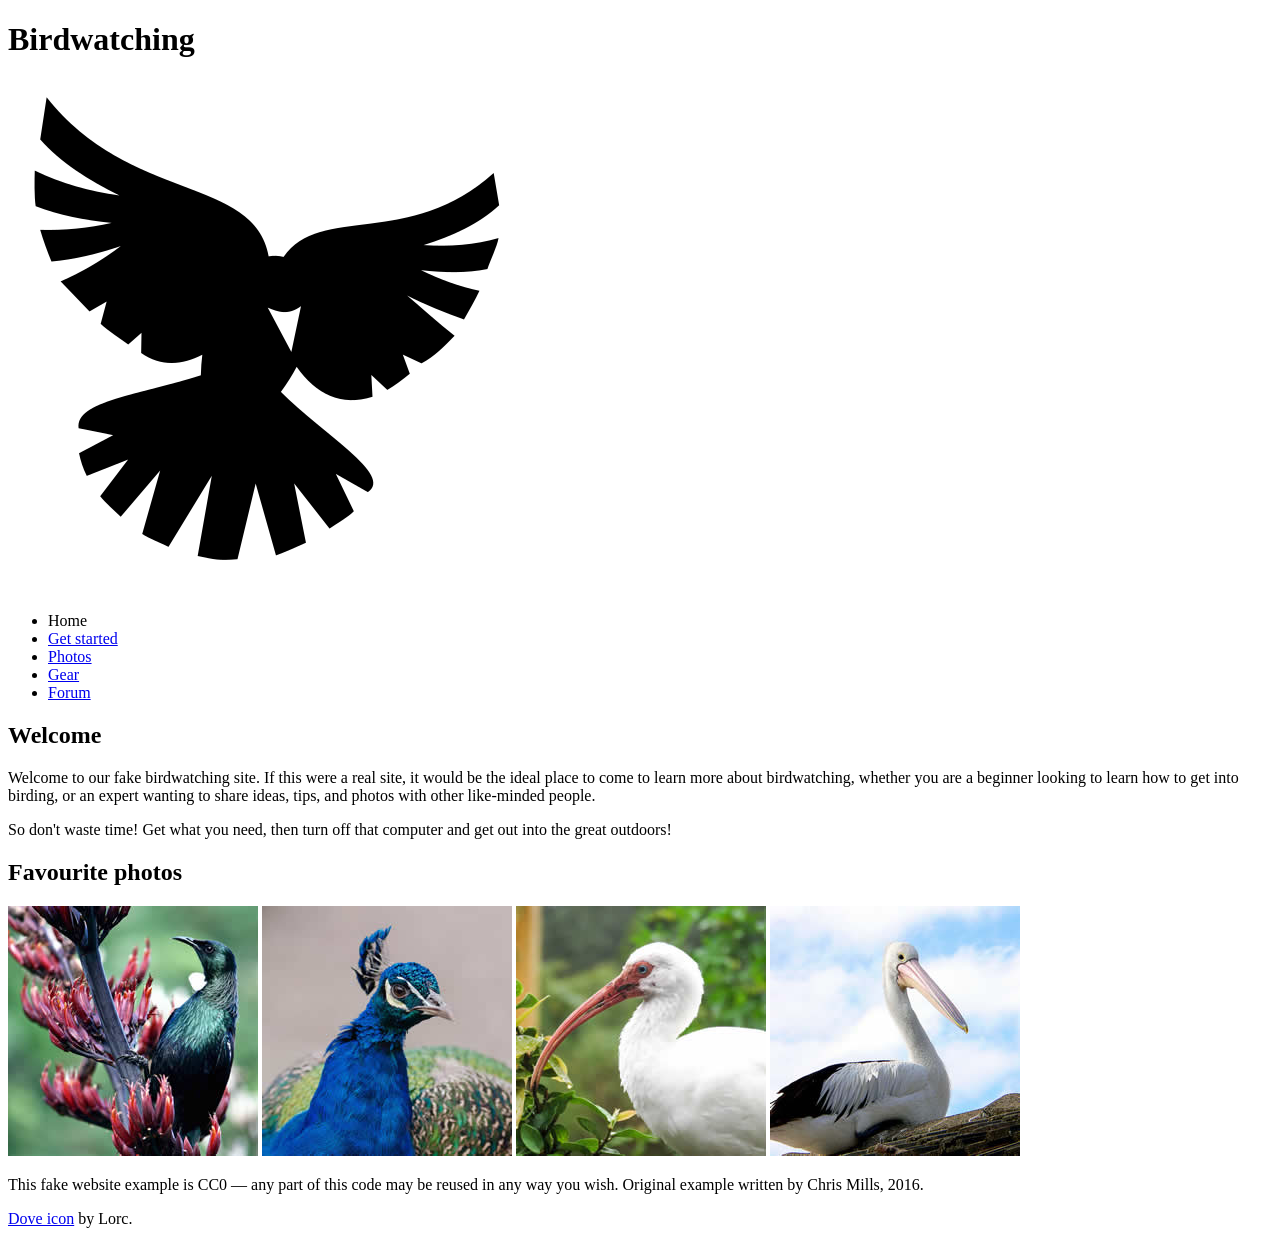
<file: ica/ica3-part2/index.html>
<!DOCTYPE html>
<html lang="en">
  <head>
    <meta charset="utf-8">
    <title>Birdwatching</title>
    <link href="https://fonts.googleapis.com/css?family=Roboto+Condensed:300%7CCinzel+Decorative:700" rel="stylesheet">

    <!--[if lt IE 9]>
      <script src="https://cdnjs.cloudflare.com/ajax/libs/html5shiv/3.7.3/html5shiv.js"></script>
    <![endif]-->
  </head>

  <body>

      <h1>Birdwatching</h1>
      <img src="dove.png" alt="a simple dove logo">


      <ul>
        <li><span>Home</span></li>
        <li><a href="#">Get started</a></li>
        <li><a href="#">Photos</a></li>
        <li><a href="#">Gear</a></li>
        <li><a href="#">Forum</a></li>
      </ul>


      <h2>Welcome</h2>

      <p>Welcome to our fake birdwatching site. If this were a real site, it would be the ideal place to come to learn more about birdwatching, whether you are a beginner looking to learn how to get into birding, or an expert wanting to share ideas, tips, and photos with other like-minded people.</p>

      <p>So don't waste time! Get what you need, then turn off that computer and get out into the great outdoors!</p>

      <h2>Favourite photos</h2>

      <a href="favorite-1.jpg"><img src="favorite-1_th.jpg" alt="Small black bird, black claws, long black slender beak, links to larger version of the image"></a>
      <a href="favorite-2.jpg"><img src="favorite-2_th.jpg" alt="Top half of a pretty bird with bright blue plumage on neck, light colored beak, blue headdress, links to larger version of the image"></a>
      <a href="favorite-3.jpg"><img src="favorite-3_th.jpg" alt="Top half of a large bird with white plumage, very long curved narrow light colored break, links to larger version of the image"></a>
      <a href="favorite-4.jpg"><img src="favorite-4_th.jpg" alt="Large bird, mostly white plumage with black plumage on back and rear, long straight white beak, links to larger version of the image"></a>


      <p>This fake website example is CC0 — any part of this code may be reused in any way you wish. Original example written by Chris Mills, 2016.</p>

      <p><a href="http://game-icons.net/lorc/originals/dove.html">Dove icon</a> by Lorc.</p>

  </body>
</html>
</file>
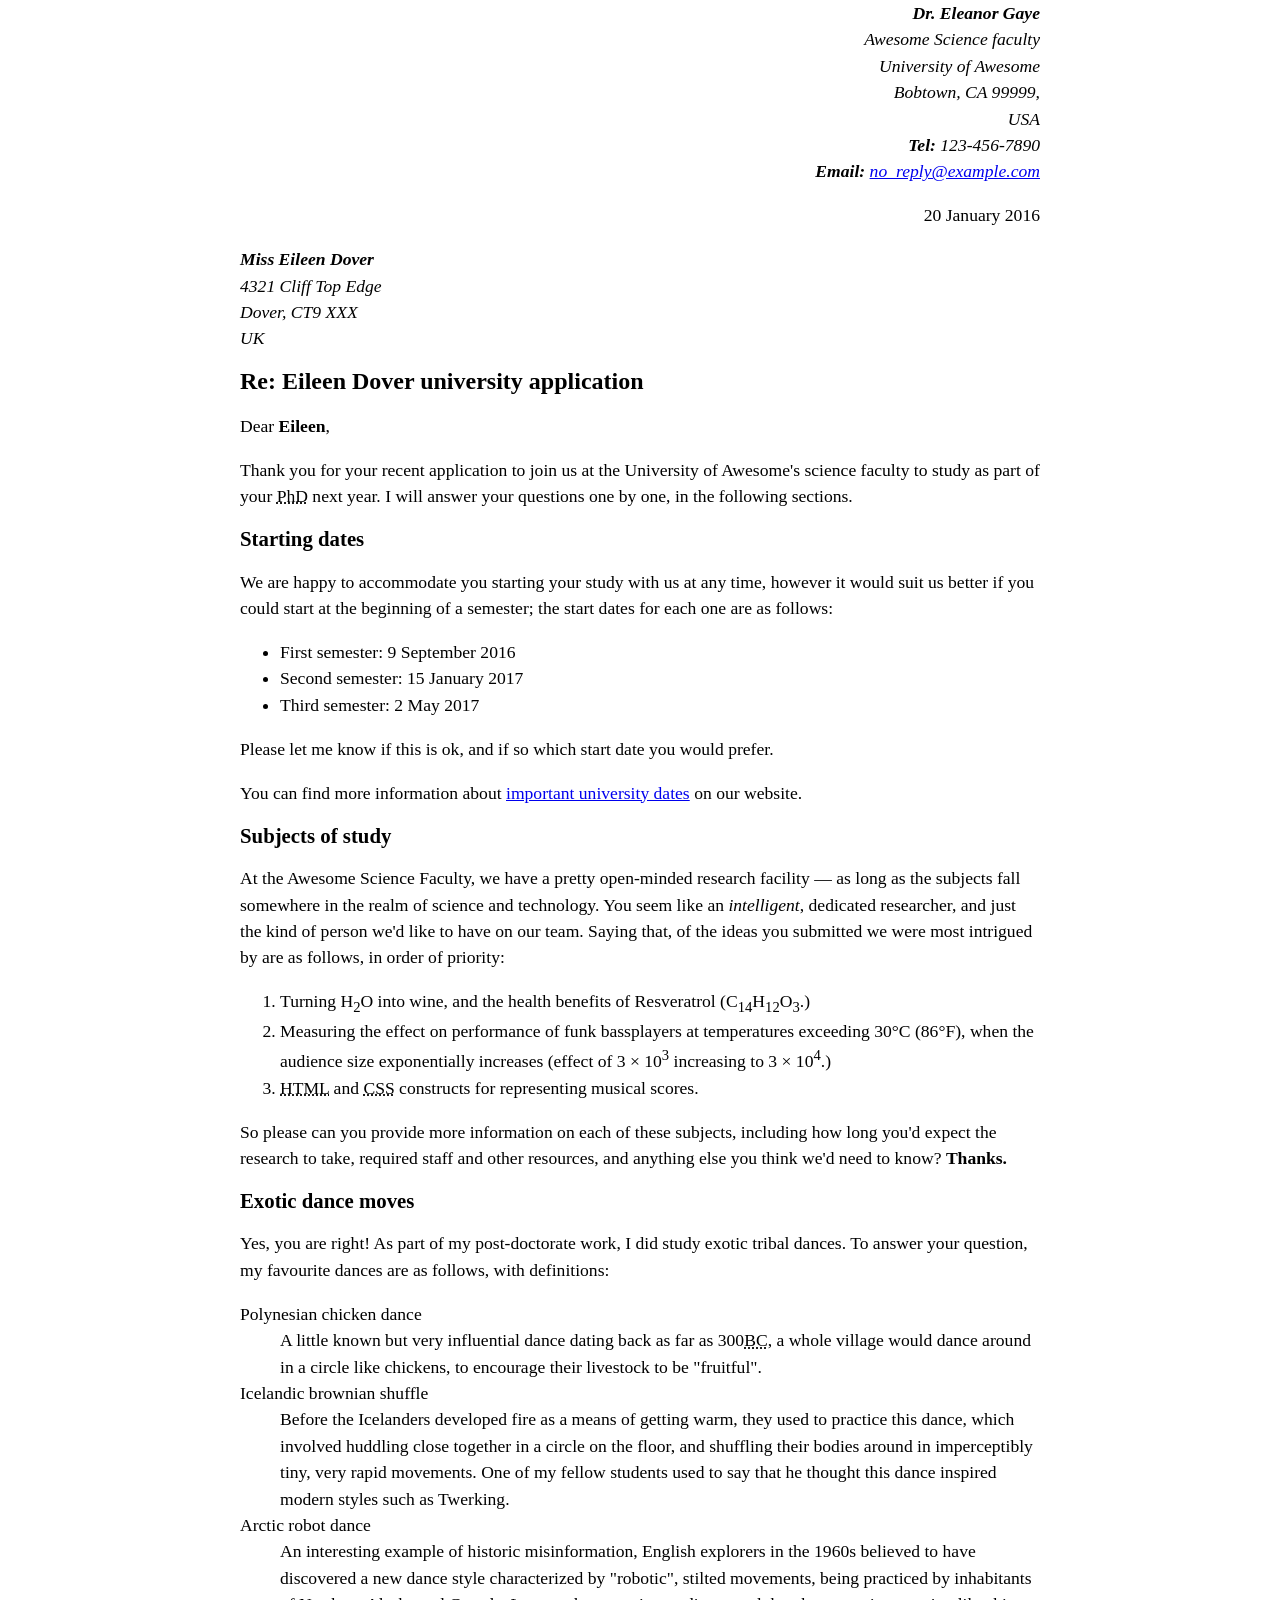
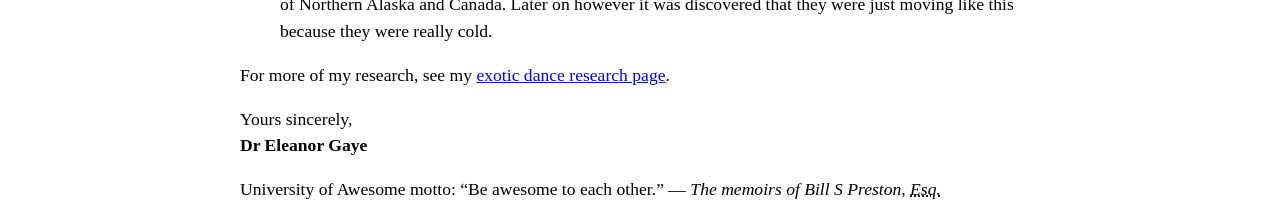
<file: ica/ica4a.html>
<!DOCTYPE html>
<html lang="en">
<head>
  <meta charset="utf-8" />
  <meta name="author" content="Dr. Eleanor Gaye" />
  <title>Letter: Eileen Dover university application</title>

  <style>
    body {
      max-width: 800px;
      margin: 0 auto;
    }

    .sender-column {
      text-align: right;
    }

    h1 {
      font-size: 1.5em;
    }

    h2 {
      font-size: 1.3em;
    }

    p,ul,ol,dl,address {
      font-size: 1.1em;
    }

    p, li, dd, dt, address {
      line-height: 1.5;
    }
  </style>
</head>

<body>
  <address class="sender-column">
    <strong>Dr. Eleanor Gaye</strong><br />
    Awesome Science faculty<br />
    University of Awesome<br />
    Bobtown, CA 99999,<br />
    USA<br />
    <strong>Tel:</strong> 123-456-7890<br />
    <strong>Email:</strong> <a href="mailto:no_reply@example.com">no_reply@example.com</a>
  </address>

  <p class="sender-column">
    <time datetime="2016-01-20">20 January 2016</time>
  </p>

  <address>
    <strong>Miss Eileen Dover</strong><br />
    4321 Cliff Top Edge<br />
    Dover, CT9 XXX<br />
    UK
  </address>

  <h1>Re: Eileen Dover university application</h1>

  <p>Dear <strong>Eileen</strong>,</p>

  <p>
    Thank you for your recent application to join us at the University of Awesome's science faculty to study as part of your
    <abbr title="Doctor of Philosophy">PhD</abbr> next year. I will answer your questions one by one, in the following sections.
  </p>

  <h2>Starting dates</h2>

  <p>
    We are happy to accommodate you starting your study with us at any time, however it would suit us better if you could start
    at the beginning of a semester; the start dates for each one are as follows:
  </p>

  <ul>
    <li>First semester: <time datetime="2016-09-09">9 September 2016</time></li>
    <li>Second semester: <time datetime="2017-01-15">15 January 2017</time></li>
    <li>Third semester: <time datetime="2017-05-02">2 May 2017</time></li>
  </ul>

  <p>Please let me know if this is ok, and if so which start date you would prefer.</p>

  <p>
    You can find more information about
    <a href="http://example.com" title="Important university dates">important university dates</a>
    on our website.
  </p>

  <h2>Subjects of study</h2>

  <p>
    At the Awesome Science Faculty, we have a pretty open-minded research facility — as long as the subjects fall somewhere in the
    realm of science and technology. You seem like an <em>intelligent</em>, dedicated researcher, and just the kind of person we'd
    like to have on our team. Saying that, of the ideas you submitted we were most intrigued by are as follows, in order of priority:
  </p>

  <ol>
    <li>
      Turning H<sub>2</sub>O into wine, and the health benefits of Resveratrol (C<sub>14</sub>H<sub>12</sub>O<sub>3</sub>.)
    </li>
    <li>
      Measuring the effect on performance of funk bassplayers at temperatures exceeding 30°C (86°F), when the audience size
      exponentially increases (effect of 3 × 10<sup>3</sup> increasing to 3 × 10<sup>4</sup>.)
    </li>
    <li>
      <abbr title="HyperText Markup Language">HTML</abbr> and
      <abbr title="Cascading Style Sheets">CSS</abbr>
      constructs for representing musical scores.
    </li>
  </ol>

  <p>
    So please can you provide more information on each of these subjects, including how long you'd expect the research to take,
    required staff and other resources, and anything else you think we'd need to know? <strong>Thanks.</strong>
  </p>

  <h2>Exotic dance moves</h2>

  <p>
    Yes, you are right! As part of my post-doctorate work, I did study exotic tribal dances. To answer your question, my favourite
    dances are as follows, with definitions:
  </p>

  <dl>
    <dt>Polynesian chicken dance</dt>
    <dd>
      A little known but very influential dance dating back as far as 300<abbr title="Before Christ">BC</abbr>, a whole village
      would dance around in a circle like chickens, to encourage their livestock to be "fruitful".
    </dd>

    <dt>Icelandic brownian shuffle</dt>
    <dd>
      Before the Icelanders developed fire as a means of getting warm, they used to practice this dance, which involved huddling
      close together in a circle on the floor, and shuffling their bodies around in imperceptibly tiny, very rapid movements.
      One of my fellow students used to say that he thought this dance inspired modern styles such as Twerking.
    </dd>

    <dt>Arctic robot dance</dt>
    <dd>
      An interesting example of historic misinformation, English explorers in the 1960s believed to have discovered a new dance
      style characterized by "robotic", stilted movements, being practiced by inhabitants of Northern Alaska and Canada. Later on
      however it was discovered that they were just moving like this because they were really cold.
    </dd>
  </dl>

  <p>
    For more of my research, see my
    <a href="http://example.com" title="Exotic dance research page">exotic dance research page</a>.
  </p>

  <p>Yours sincerely,<br /><strong>Dr Eleanor Gaye</strong></p>

  <p>
    University of Awesome motto:
    <q>Be awesome to each other.</q>
    — <cite>The memoirs of Bill S Preston, <abbr title="Esquire">Esq.</abbr></cite>
  </p>
</body>
</html>
</file>
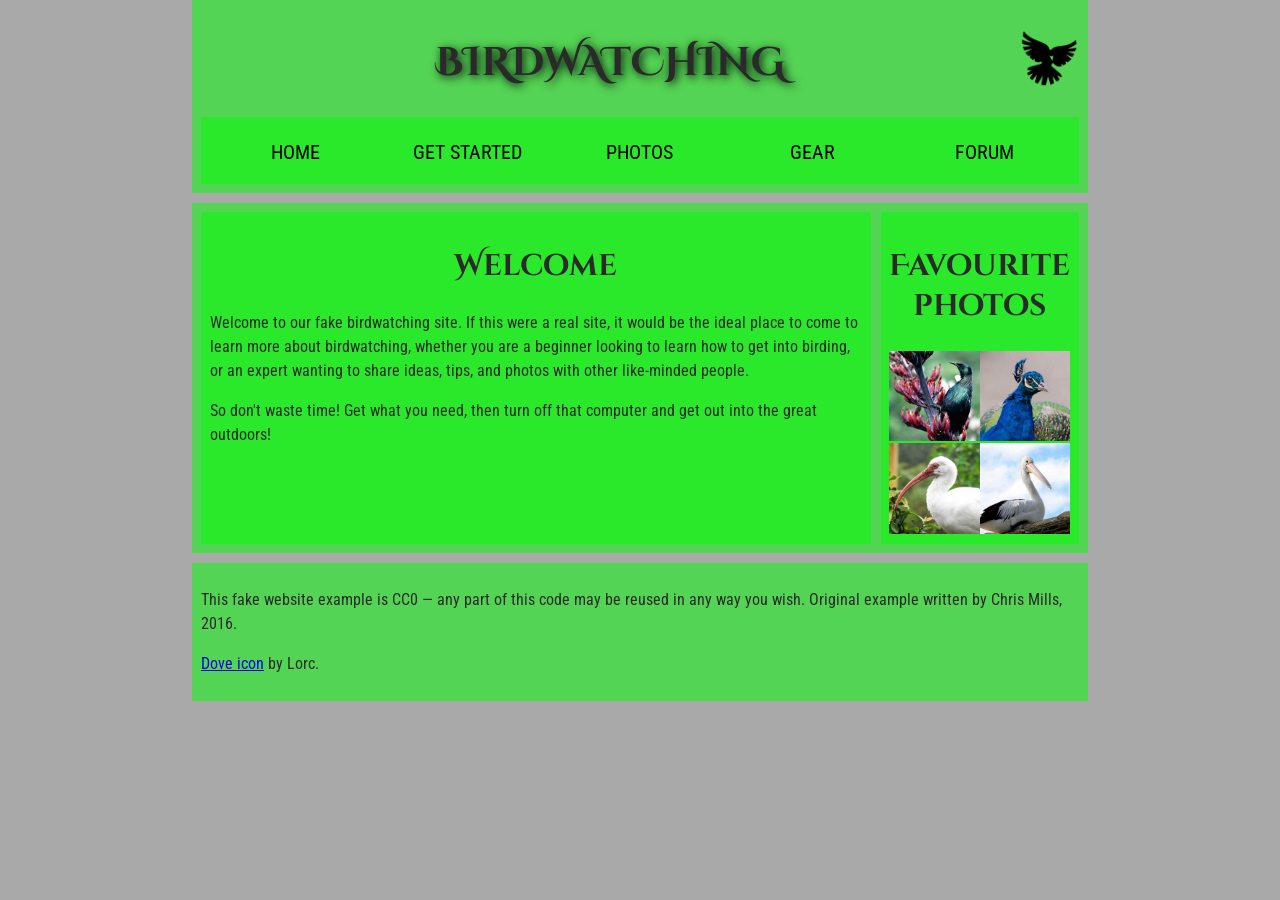
<file: ica/ica4b.html>
<!DOCTYPE html>
<html lang="en">
  <head>
    <meta charset="utf-8">
    <title>Birdwatching</title>

    <link href="https://fonts.googleapis.com/css?family=Roboto+Condensed:300%7CCinzel+Decorative:700" rel="stylesheet">
    <link rel="stylesheet" href="ica3-part2/style.css">

  </head>

  <body>
    <header>
      <h1>Birdwatching</h1>
      <img src="ica3-part2/dove.png" alt="a simple dove logo">

      <nav>
        <ul>
          <li><span>Home</span></li>
          <li><a href="#">Get started</a></li>
          <li><a href="#">Photos</a></li>
          <li><a href="#">Gear</a></li>
          <li><a href="#">Forum</a></li>
        </ul>
      </nav>
    </header>

    <main>
      <article>
        <h2>Welcome</h2>

        <p>Welcome to our fake birdwatching site. If this were a real site, it would be the ideal place to come to learn more about birdwatching, whether you are a beginner looking to learn how to get into birding, or an expert wanting to share ideas, tips, and photos with other like-minded people.</p>

        <p>So don't waste time! Get what you need, then turn off that computer and get out into the great outdoors!</p>
      </article>

      <aside>
        <h2>Favourite photos</h2>

        <a href="ica3-part2/favorite-1.jpg"><img src="ica3-part2/favorite-1_th.jpg" alt="Small black bird, black claws, long black slender beak, links to larger version of the image"></a>
        <a href="ica3-part2/favorite-2.jpg"><img src="ica3-part2/favorite-2_th.jpg" alt="Top half of a pretty bird with bright blue plumage on neck, light colored beak, blue headdress, links to larger version of the image"></a>
        <a href="ica3-part2/favorite-3.jpg"><img src="ica3-part2/favorite-3_th.jpg" alt="Top half of a large bird with white plumage, very long curved narrow light colored break, links to larger version of the image"></a>
        <a href="ica3-part2/favorite-4.jpg"><img src="ica3-part2/favorite-4_th.jpg" alt="Large bird, mostly white plumage with black plumage on back and rear, long straight white beak, links to larger version of the image"></a>
      </aside>
    </main>

    <footer>
      <p>This fake website example is CC0 — any part of this code may be reused in any way you wish. Original example written by Chris Mills, 2016.</p>
      <p><a href="http://game-icons.net/lorc/originals/dove.html">Dove icon</a> by Lorc.</p>
    </footer>
  </body>
</html>
</file>
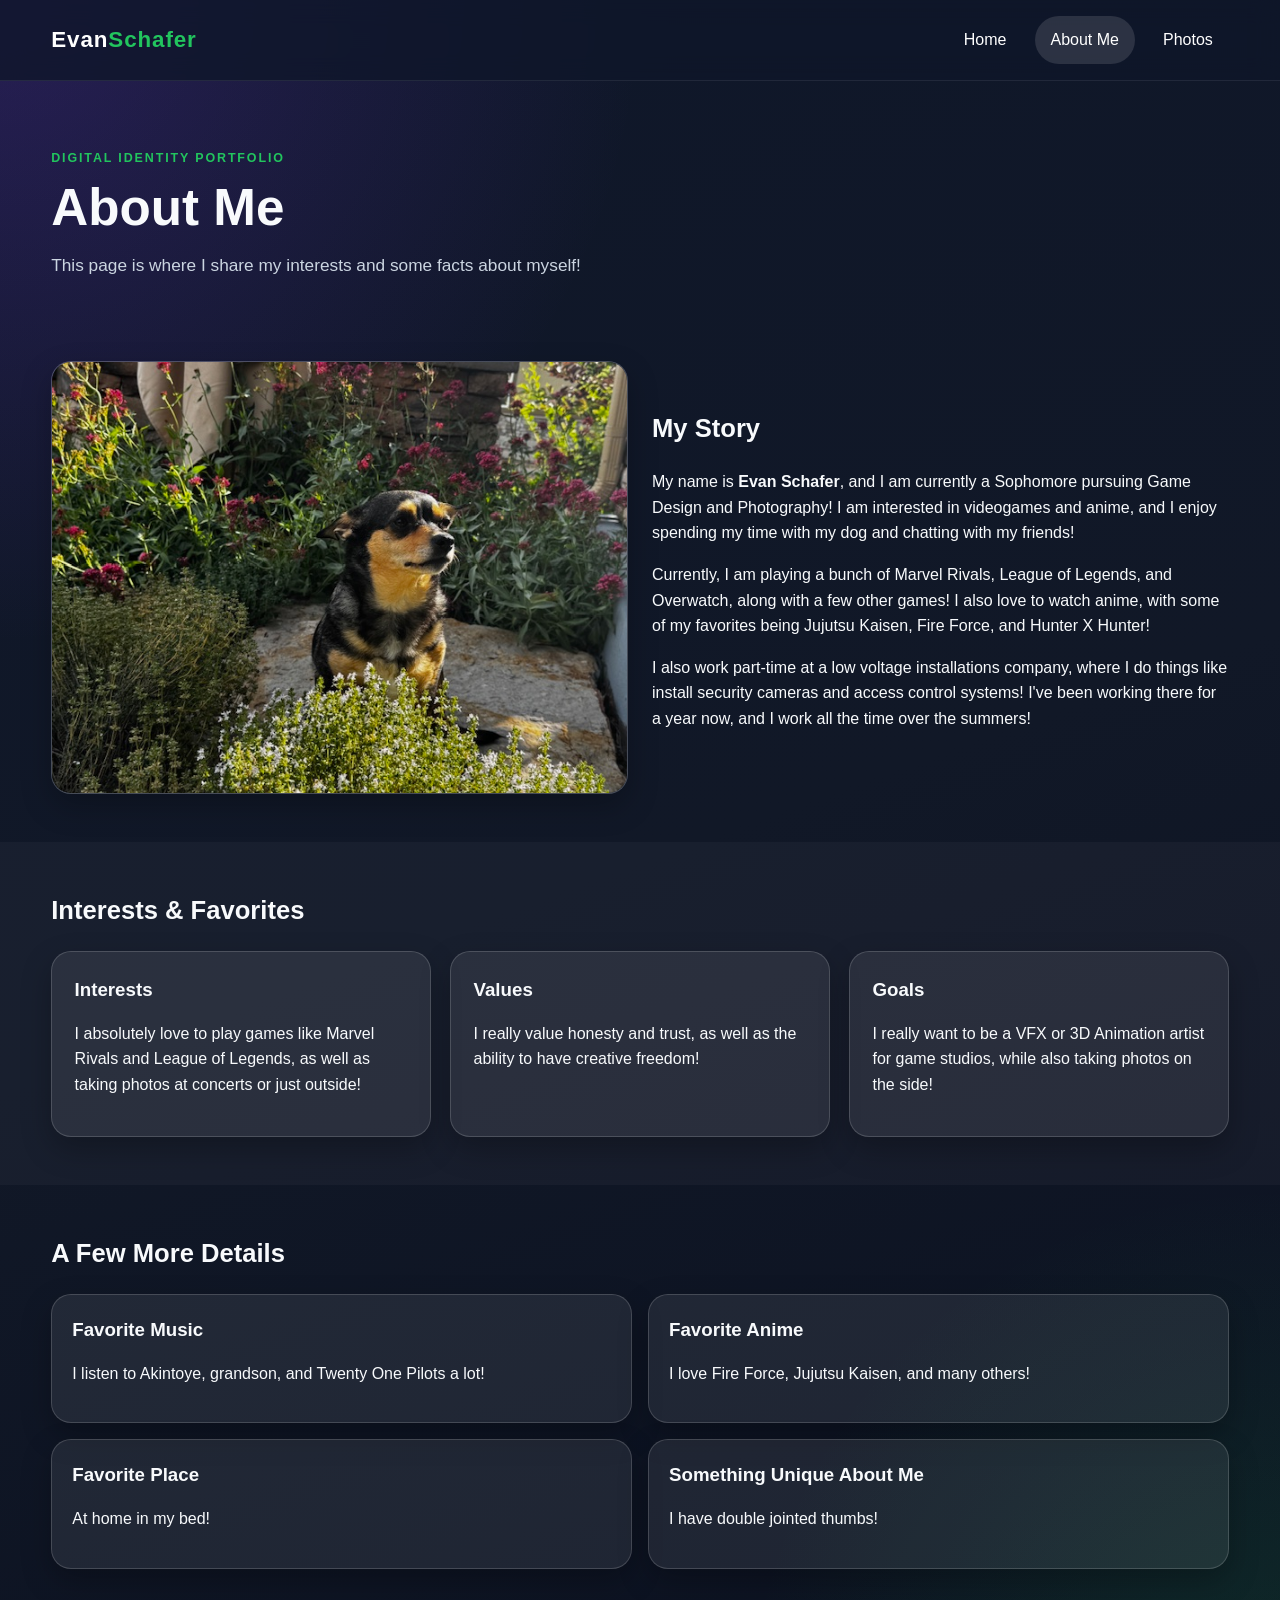
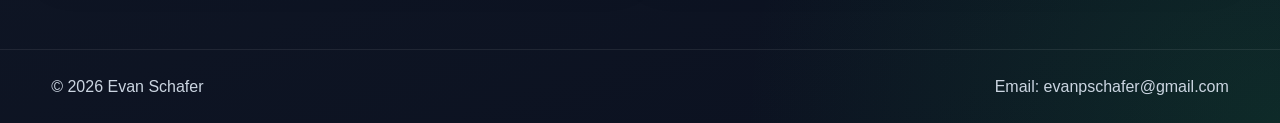
<file: Web Midterm/about.html>
<!-- Digital Identity Portfolio - About Page -->
<!DOCTYPE html>
<html lang="en">
<head>
    <meta charset="UTF-8" />
    <!-- Scale page size -->
    <meta name="viewport" content="width=device-width, initial-scale=1.0" />
    <title>About Me | Evan Schafer</title>
    <meta name="description" content="Learn more about Your Name, interests, values, and goals."/>
    <link rel="stylesheet" href="styles.css" />
</head>
<body>
    <a class="skip-link" href="#main-content">Skip to main content</a>

     <!-- Top Bar -->
    <header class="site-header">
    <div class="container nav-wrap">
        <a href="index.html" class="logo">Evan<span>Schafer</span></a>

        <nav class="site-nav" aria-label="Main navigation">
        <ul>
            <li><a href="index.html">Home</a></li>
            <li><a class="active" href="about.html">About Me</a></li>
            <li><a href="gallery.html">Photos</a></li>
        </ul>
        </nav>
    </div>
    </header>
    <!-- Big title text -->
    <main id="main-content" class="page-main">
    <section class="page-banner">
        <div class="container">
        <p class="eyebrow">Digital Identity Portfolio</p>
        <h1>About Me</h1>
        <p class="page-intro">
          This page is where I share my interests and some facts about myself!
        </p>
        </div>
    </section>
        <!-- Photo next to "my story" -->
    <section class="section">
        <div class="container two-column">
        <div class="about-image">
            <img src="photos/millie.JPG" alt="A photo I took of my dog, Millie!" />
        </div>
        <!-- Text next to photo -->
        <div>
            <h2 class="section-title">My Story</h2>
            <p>
                My name is <strong>Evan Schafer</strong>, and I am currently a 
            Sophomore pursuing Game Design and Photography! I am interested
            in videogames and anime, and I enjoy spending my time
            with my dog and chatting with my friends!
            </p>

            <p>        
                Currently, I am playing a bunch of Marvel Rivals, League of Legends, 
            and Overwatch, along with a few other games! I also love to watch anime, 
            with some of my favorites being Jujutsu Kaisen, Fire Force, and Hunter X Hunter!
            </p>

            <p>        
                I also work part-time at a low voltage installations company, where I do things like 
            install security cameras and access control systems! I've been working there for a year 
            now, and I work all the time over the summers!
            </p>
        </div>
        </div>
    </section>
            <!-- Middle Bar (Interests & whatever in boxes) -->
    <section class="section section-alt">
        <div class="container">
        <h2 class="section-title">Interests & Favorites</h2>
        <div class="cards">
            <article class="card">
            <h3>Interests</h3>
            <p>
             I absolutely love to play games like Marvel Rivals and League of Legends, 
            as well as taking photos at concerts or just outside!
            </p>
            </article>

            <article class="card">
            <h3>Values</h3>
            <p>
             I really value honesty and trust, as well as the ability to have creative freedom!
            </p>
            </article>

            <article class="card">
            <h3>Goals</h3>
            <p>
              I really want to be a VFX or 3D Animation artist for game studios, 
            while also taking photos on the side!
            </p>
            </article>
        </div>
        </div>
    </section>
        <!-- Bottom Bar (Details and more boxes of quick facts) -->
    <section class="section">
        <div class="container">
        <h2 class="section-title">A Few More Details</h2>
        <div class="info-grid">
        <div class="info-box">
            <h3>Favorite Music</h3>
            <p>I listen to Akintoye, grandson, and Twenty One Pilots a lot!</p>
        </div>
        <div class="info-box">
            <h3>Favorite Anime</h3>
            <p>I love Fire Force, Jujutsu Kaisen, and many others!</p>
        </div>
        <div class="info-box">
            <h3>Favorite Place</h3>
            <p>At home in my bed!</p>
        </div>
        <div class="info-box">
            <h3>Something Unique About Me</h3>
            <p>I have double jointed thumbs!</p>
        </div>
        </div>
        </div>
    </section>
  </main>
<!-- Even Bottom-er Bar again (Email and copyright thing cause its cool :D ) -->
    <footer class="site-footer">
        <div class="container footer-wrap">
            <p>&copy; 2026 Evan Schafer</p>
            <p>Email: evanpschafer@gmail.com</p>
        </div>
    </footer>
</body>
</html>
</file>
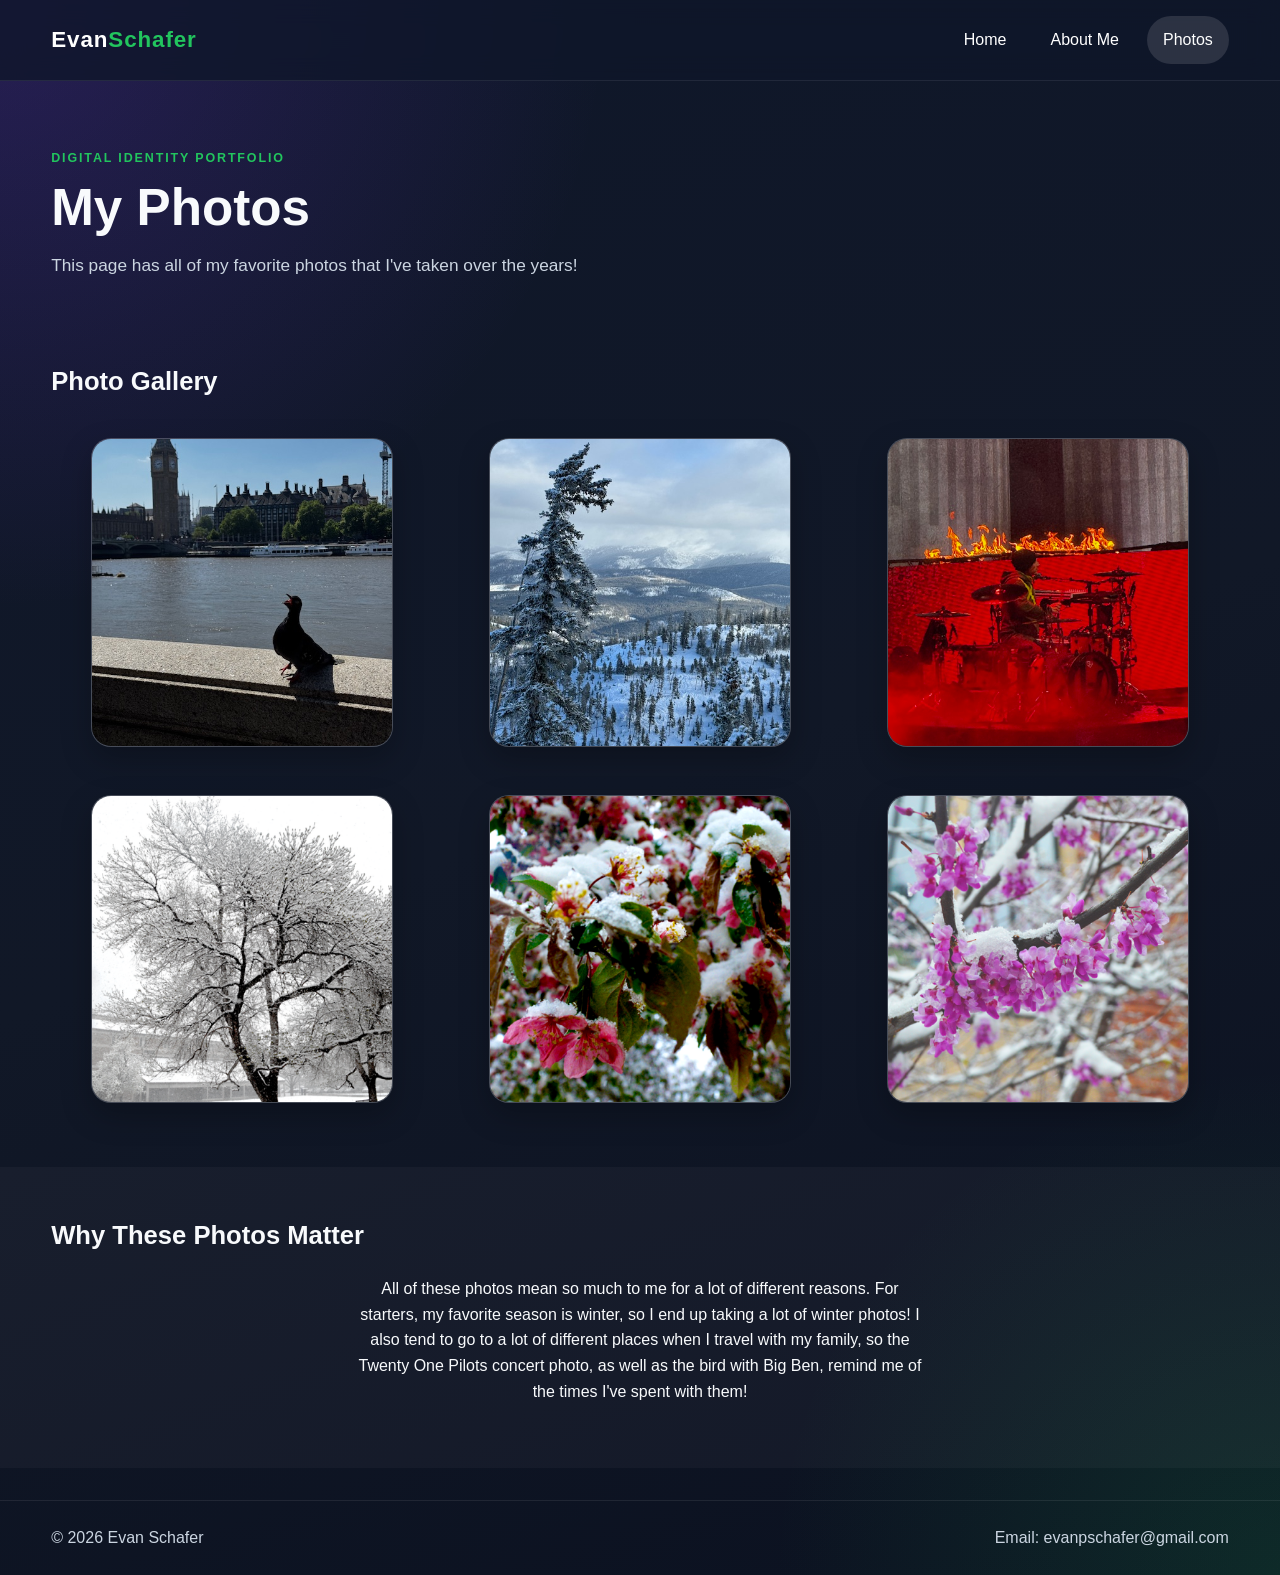
<file: Web Midterm/gallery.html>
<!-- Digital Identity Portfolio - Photo Gallery Page -->
<!DOCTYPE html>
<html lang="en">
<head>
    <meta charset="UTF-8" />
    <!-- scale page size -->
    <meta name="viewport" content="width=device-width, initial-scale=1.0" />
     <title>Photos | Evan Schafer</title>
     <meta
        name="description"
        content="A gallery page featuring photos that reflect Your Name's identity."/>
    <link rel="stylesheet" href="styles.css" />
</head>
<body>
    <a class="skip-link" href="#main-content">Skip to main content</a>
    <!-- Top Bar -->
    <header class="site-header">
    <div class="container nav-wrap">
        <a href="index.html" class="logo">Evan<span>Schafer</span></a>

        <nav class="site-nav" aria-label="Main navigation">
        <ul>
            <li><a href="index.html">Home</a></li>
            <li><a href="about.html">About Me</a></li>
            <li><a class="active" href="gallery.html">Photos</a></li>
        </ul>
        </nav>
    </div>
    </header>

    <main id="main-content" class="page-main">
    <section class="page-banner">
        <div class="container">
        <p class="eyebrow">Digital Identity Portfolio</p>
            <h1>My Photos</h1>
        <p class="page-intro">
          This page has all of my favorite photos that I've taken over the years!
        </p>
        </div>
    </section>
        <!-- Photo Boxes -->
    <section class="section">
        <div class="container">
        <h2 class="section-title">Photo Gallery</h2>
        <div class="gallery-grid">
            <figure class="gallery-card">
            <img src="photos/bird+ben.JPG" alt="A photo of a bird next to the Big Ben!"/>
            <figcaption>A photo of a bird next to the Big Ben!</figcaption>
            </figure>

            <figure class="gallery-card">
            <img src="photos/mountain.jpeg" alt="A photo of the mountains when I was skiing!"/>
            <figcaption>A photo of the mountains when I was skiing!</figcaption>
            </figure>

             <figure class="gallery-card">
            <img src="photos/drums.JPG" alt="Josh Dunn at a Twenty One Pilots concert!"/>
            <figcaption>Josh Dunn at a Twenty One Pilots concert!</figcaption>
            </figure>

            <figure class="gallery-card">
            <img src="photos/winter.PNG" alt="A photo I took for another class during winter!"/>
            <figcaption>A photo I took for another class during winter!</figcaption>
            </figure>

            <figure class="gallery-card">
            <img src="photos/winter2.PNG" alt="A photo I took for another class during winter!"/>
            <figcaption>A photo I took for another class during winter!</figcaption>
            </figure>

            <figure class="gallery-card">
            <img src="photos/winter3.PNG" alt="A photo I took for another class during winter!"/>
            <figcaption>A photo I took for another class during winter!</figcaption>
            </figure>
        </div>
        </div>
    </section>
        <!-- Bottom Bar (Small paragraph about what i like about photographhy) -->
    <section class="section section-alt">
        <div class="container">
        <h2 class="section-title">Why These Photos Matter</h2>
        <p class="center-text narrow">
          All of these photos mean so much to me for a lot of different reasons. For starters, my favorite season is winter, so I end up taking a lot of winter photos! 
          I also tend to go to a lot of different places when I travel with my family, so the 
          Twenty One Pilots concert photo, as well as the bird with Big Ben, remind me of the times 
          I've spent with them!
        </p>
        </div>
    </section>
</main>
<!-- Even Bottom-er Bar PART 3 (Email and copyright thing cause its cool :D ) -->
<footer class="site-footer">
    <div class="container footer-wrap">
        <p>&copy; 2026 Evan Schafer</p>
        <p>Email: evanpschafer@gmail.com</p>
    </div>
</footer>
</body>
</html>
</file>
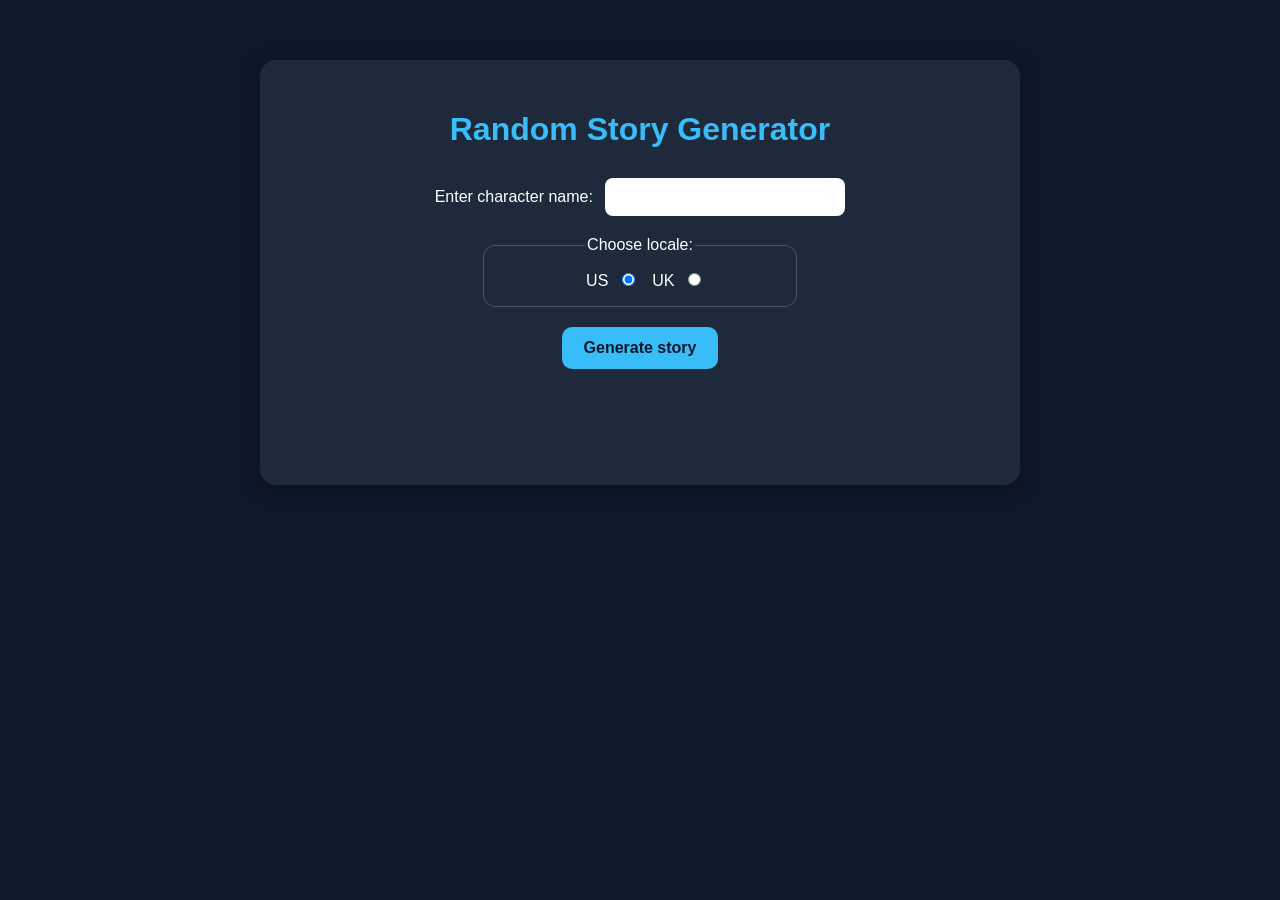
<file: ica/ICA11/ica11.html>
<!DOCTYPE html>
<html lang="en">
<head>
  <meta charset="UTF-8" />
  <meta name="viewport" content="width=device-width, initial-scale=1.0" />
  <title>ICA11</title>
  <link rel="stylesheet" href="ica11.css" />
</head>
<body>
  <main class="container">
    <h1>Random Story Generator</h1>

    <div class="input-group">
      <label for="custom-name">Enter character name:</label>
      <input id="custom-name" type="text" />
    </div>

    <fieldset class="locale-box">
      <legend>Choose locale:</legend>

      <label for="us">US</label>
      <input id="us" type="radio" name="uk-us" value="us" checked />

      <label for="uk">UK</label>
      <input id="uk" type="radio" name="uk-us" value="uk" />
    </fieldset>

    <div class="button-wrap">
      <button class="generate">Generate story</button>
    </div>

    <p class="story"></p>
  </main>
  <script src="ica11.js" defer></script>
</body>
</html>
</file>
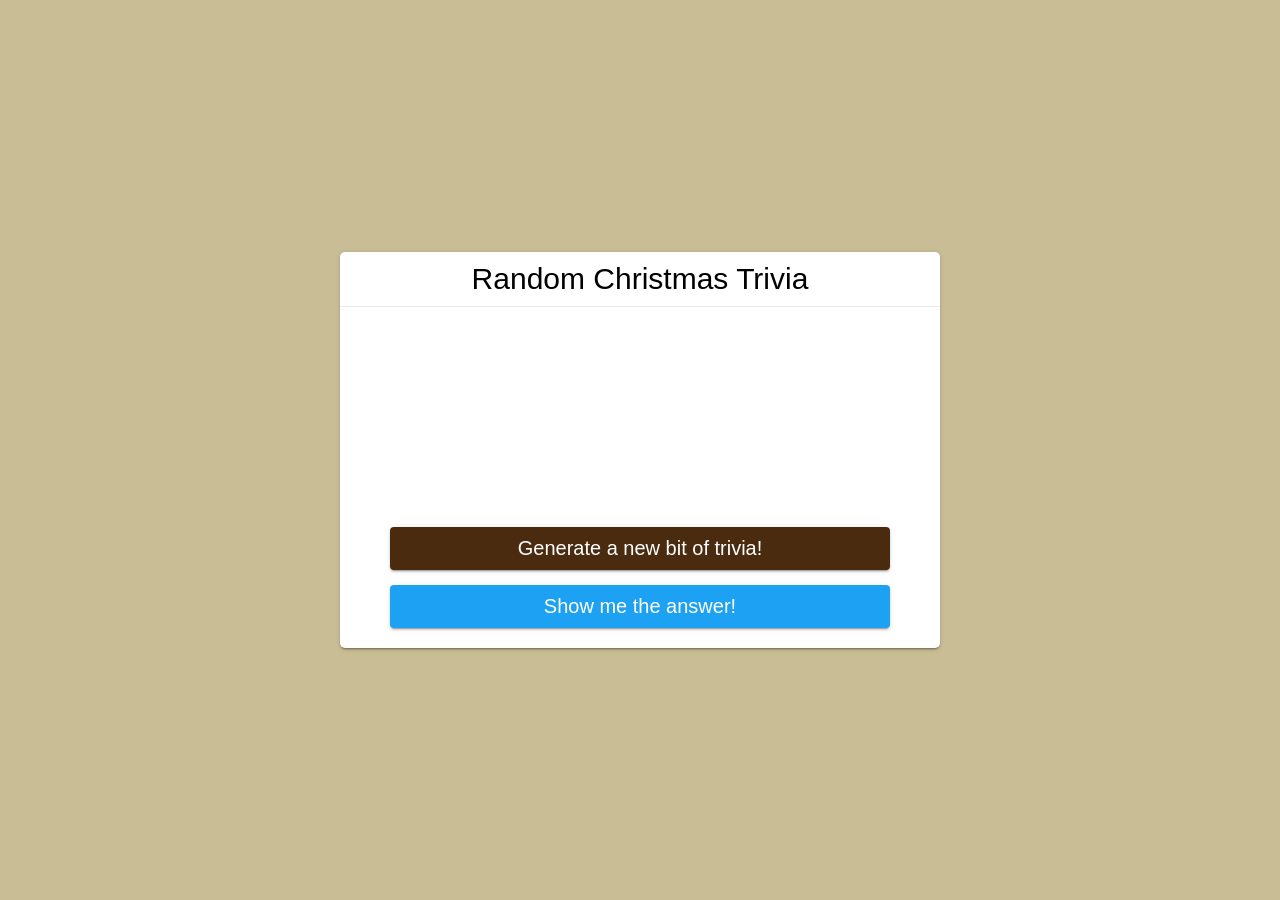
<file: ica/ICA12/ica12.html>
<!DOCTYPE html>
<html lang="en">
<head>
    <meta charset="UTF-8">
    <meta http-equiv="X-UA-Compatible" content="IE=edge">
    <meta name="viewport" content="width=device-width, initial-scale=1.0">
    <title>Random Christmas Trivia</title>

    <link rel="stylesheet" href="ica12.css">

</head>
<body>
    <div class="app">
        <header>Random Christmas Trivia</header>

        <section class="quotes">
          <div class="quote-text" id="js-quote-text"></div>
          <div class="quote-text" id="js-answer-text"></div>
        </section>

        <section class="controls">
          <button type="button" id="js-new-quote" class="new-quote button">
            Generate a new bit of trivia!
          </button>

          <button type="button" id="js-tweet" class="twitter button">
            Show me the answer!
          </button>

        </section>
    </div>

    <script src="ica12.js"></script>

</body>
</html>
</file>
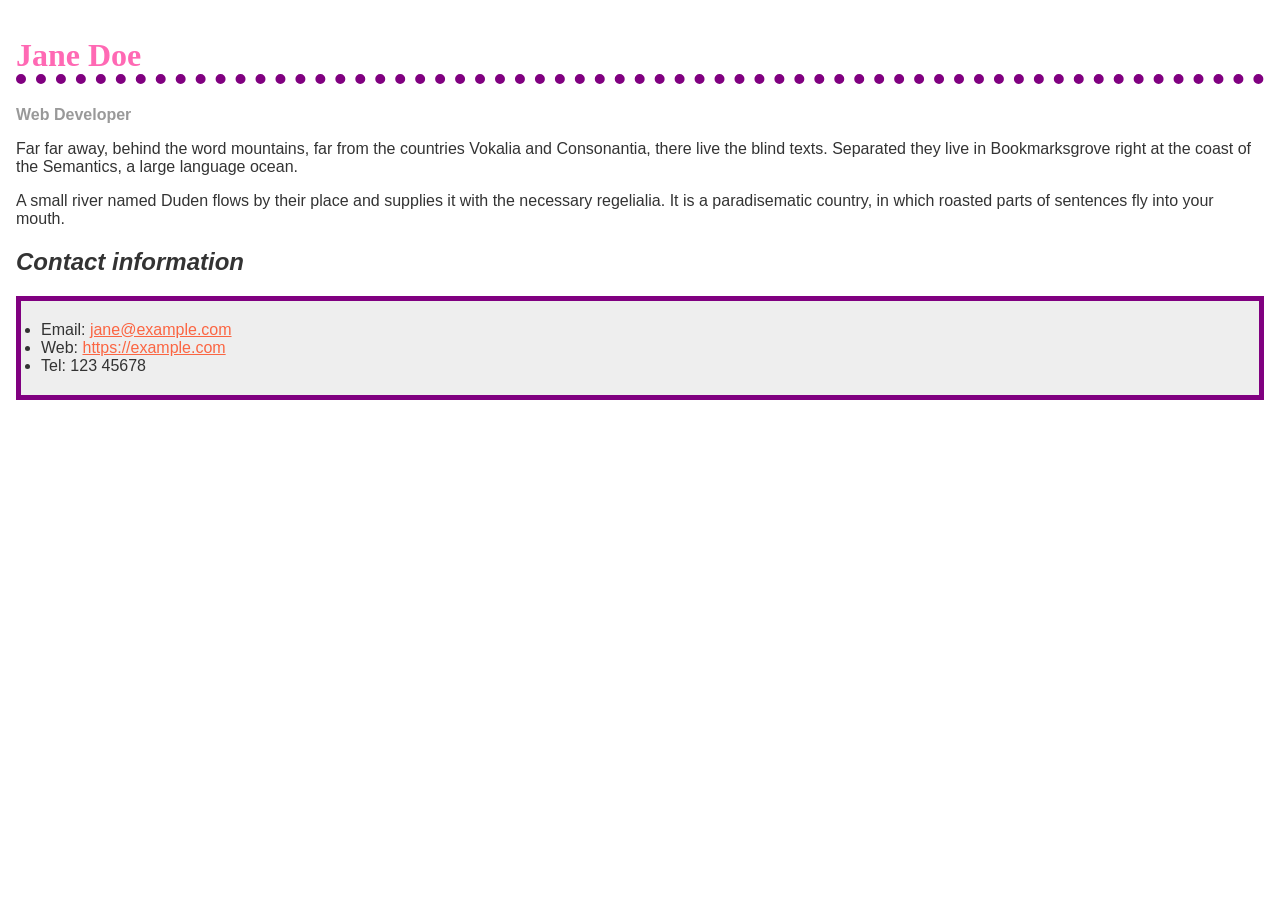
<file: ica/ICA7/biog-download.html>
<!doctype html>
<html lang="en">
  <head>
    <meta charset="utf-8" />
    <meta name="viewport" content="width=device-width" />
    <title>Formatting a biography</title>
    <link rel="stylesheet" href="styles.css">
  </head>

  <body>
    <h1>Jane Doe</h1>
    <div class="job-title">Web Developer</div>
    <p>
      Far far away, behind the word mountains, far from the countries Vokalia
      and Consonantia, there live the blind texts. Separated they live in
      Bookmarksgrove right at the coast of the Semantics, a large language
      ocean.
    </p>

    <p>
      A small river named Duden flows by their place and supplies it with the
      necessary regelialia. It is a paradisematic country, in which roasted
      parts of sentences fly into your mouth.
    </p>

    <h2>Contact information</h2>
    <ul>
      <li>
        Email:
        <a href="mailto:jane@example.com">jane@example.com</a>
      </li>
      <li>
        Web:
        <a href="https://example.com">https://example.com</a>
      </li>
      <li>Tel: 123 45678</li>
    </ul>
  </body>
</html>
</file>
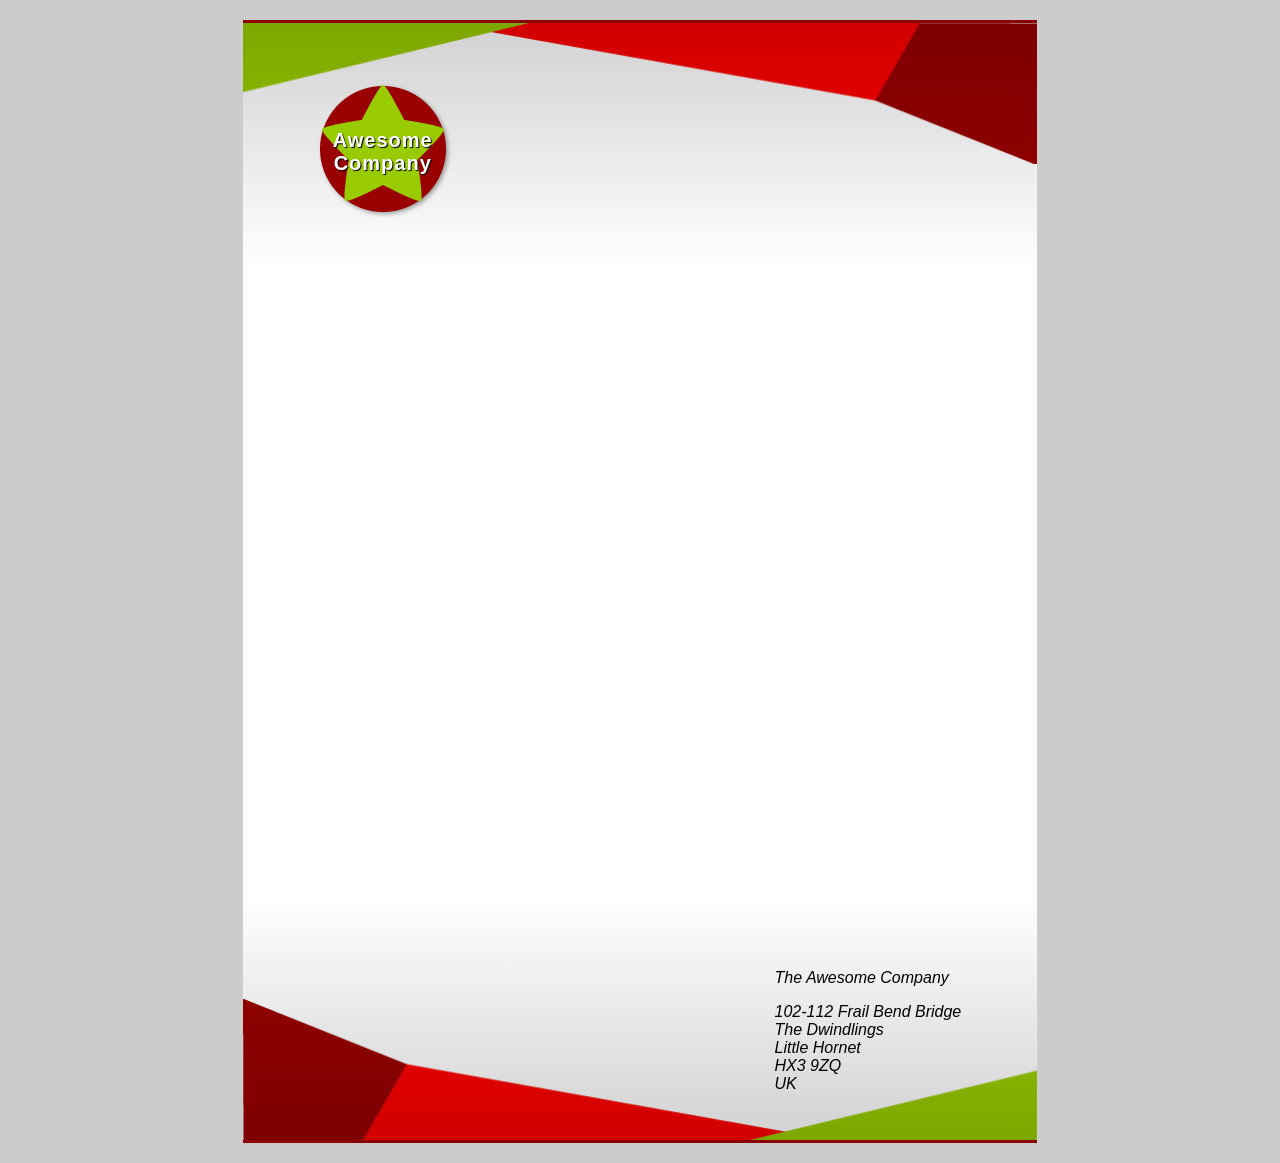
<file: ica/ICA8/ica8.html>
<!DOCTYPE html>
<html lang="en-US">
  <head>
    <meta charset="utf-8">
    <meta name="viewport" content="width=device-width">
    <title>Fancy letterheaded paper</title>
    <link rel="stylesheet" href="ica8-style.css">
  </head>
  <body>

    <article>
      <h1>Awesome<br>Company</h1>

      <address>
        <p>The Awesome Company</p>
        <p>102-112 Frail Bend Bridge<br>
        The Dwindlings<br>
        Little Hornet<br>
        HX3 9ZQ<br>
        UK</p>
      </address>
    </article>
  </body>
</html>
</file>
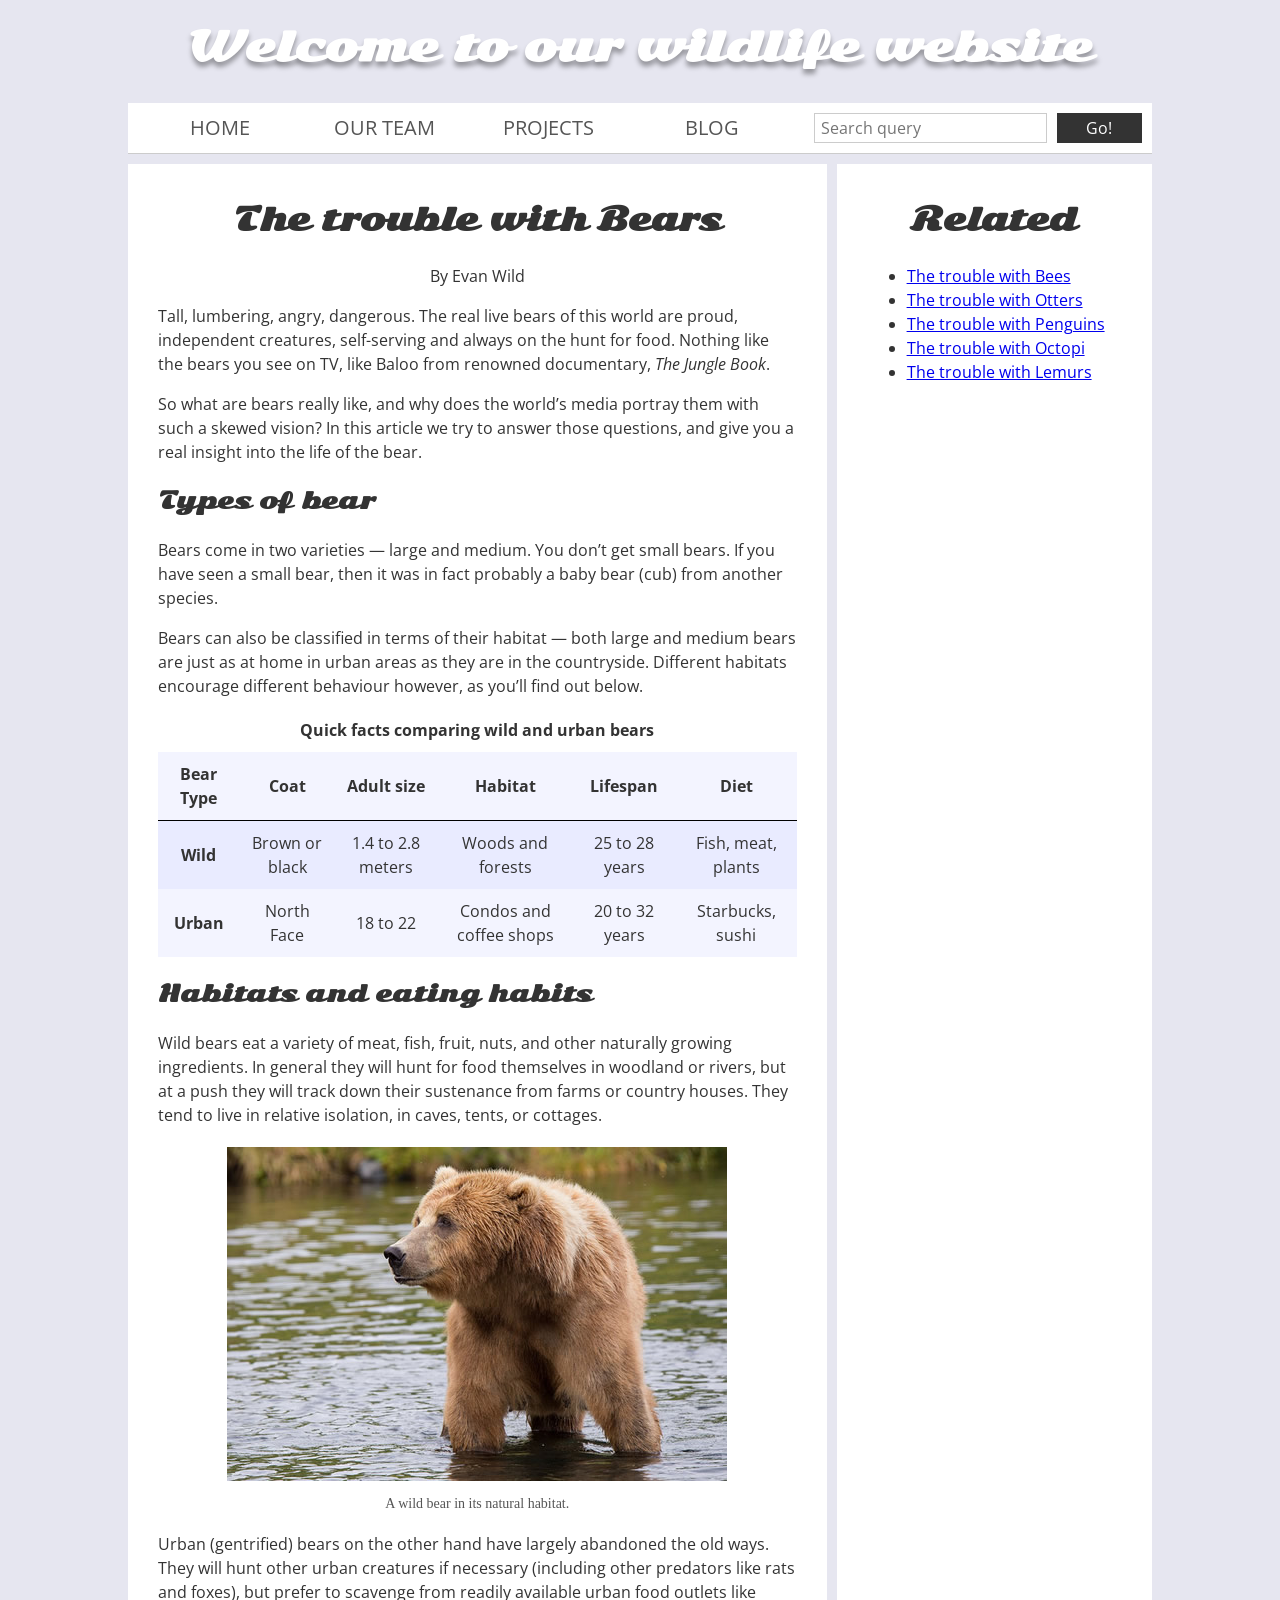
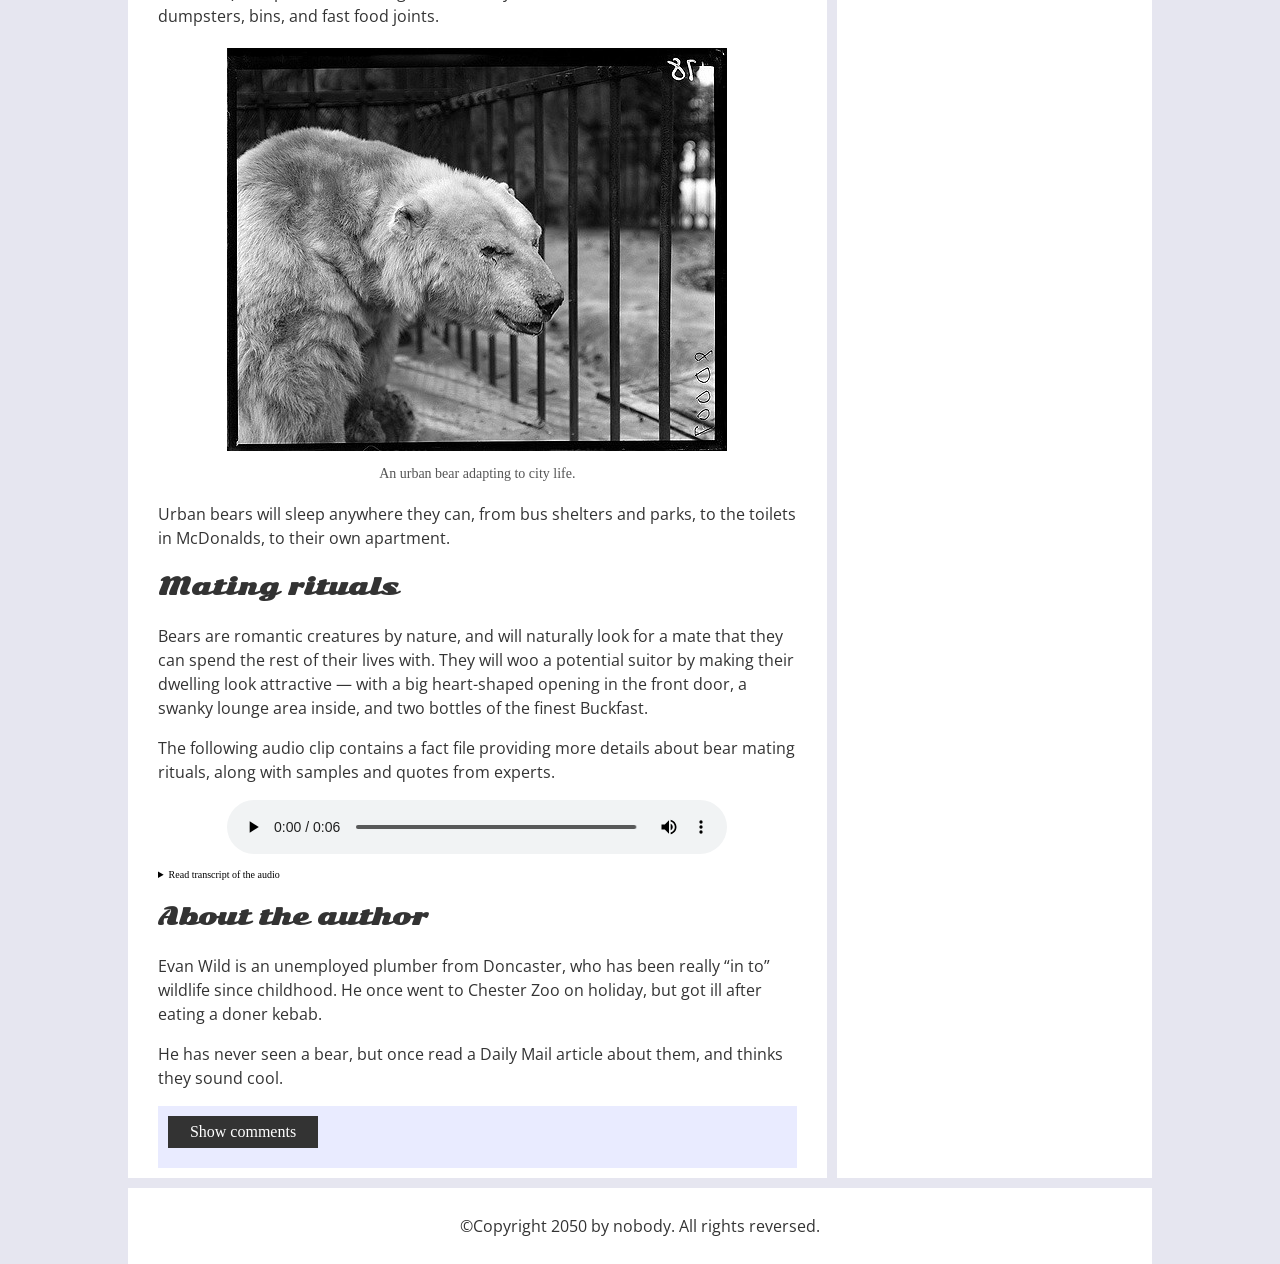
<file: wa/wa5/wa5.html>
<!DOCTYPE html>
<html lang="en">
<head>
  <meta charset="utf-8" />

  <title>Accessibility assessment</title>

  <link href="https://fonts.googleapis.com/css?family=Open+Sans+Condensed:300|Sonsie+One" rel="stylesheet" type="text/css">
  <link rel="stylesheet" href="style.css">

  <!-- HTML5 semantic elements support for old IE -->
  <!--[if lt IE 9]>
    <script src="http://html5shiv.googlecode.com/svn/trunk/html5.js"></script>
  <![endif]-->
</head>

<body>
  <a class="skip-link" href="#main-content">Skip to main content</a>

  <header>
    <h1>Welcome to our wildlife website</h1>
  </header>

  <!-- CHANGED: div.nav -> nav -->
  <nav class="nav" aria-label="Primary navigation">
    <ul>
      <li><a href="#">Home</a></li>
      <li><a href="#">Our team</a></li>
      <li><a href="#">Projects</a></li>
      <li><a href="#">Blog</a></li>
    </ul>

    <form class="search" role="search">
      <label class="sr-only" for="site-search">Search the site</label>
      <input id="site-search" type="search" name="q" placeholder="Search query">
      <input type="submit" value="Go!">
    </form>
  </nav>

  <main id="main-content">
    <article>
      <h2>The trouble with Bears</h2>
      <p class="byline">By Evan Wild</p>

      <p>
        Tall, lumbering, angry, dangerous. The real live bears of this world are proud, independent creatures,
        self-serving and always on the hunt for food. Nothing like the bears you see on TV, like Baloo from
        renowned documentary, <em>The Jungle Book</em>.
      </p>

      <p>
        So what are bears really like, and why does the world’s media portray them with such a skewed vision?
        In this article we try to answer those questions, and give you a real insight into the life of the bear.
      </p>

      <h3>Types of bear</h3>

      <p>
        Bears come in two varieties — large and medium. You don’t get small bears. If you have seen a small bear,
        then it was in fact probably a baby bear (cub) from another species.
      </p>

      <p>
        Bears can also be classified in terms of their habitat — both large and medium bears are just as at home in
        urban areas as they are in the countryside. Different habitats encourage different behaviour however, as you’ll
        find out below.
      </p>

      <!-- CHANGED: accessible table structure -->
      <table aria-describedby="bear-table-desc">
        <caption>Quick facts comparing wild and urban bears</caption>
        <p id="bear-table-desc" class="sr-only">
          This table compares wild and urban bears by coat, adult size, habitat, lifespan, and diet.
        </p>
        <thead>
          <tr>
            <th scope="col">Bear Type</th>
            <th scope="col">Coat</th>
            <th scope="col">Adult size</th>
            <th scope="col">Habitat</th>
            <th scope="col">Lifespan</th>
            <th scope="col">Diet</th>
          </tr>
        </thead>
        <tbody>
          <tr>
            <th scope="row">Wild</th>
            <td>Brown or black</td>
            <td>1.4 to 2.8 meters</td>
            <td>Woods and forests</td>
            <td>25 to 28 years</td>
            <td>Fish, meat, plants</td>
          </tr>
          <tr>
            <th scope="row">Urban</th>
            <td>North Face</td>
            <td>18 to 22</td>
            <td>Condos and coffee shops</td>
            <td>20 to 32 years</td>
            <td>Starbucks, sushi</td>
          </tr>
        </tbody>
      </table>

      <h3>Habitats and eating habits</h3>

      <p>
        Wild bears eat a variety of meat, fish, fruit, nuts, and other naturally growing ingredients. In general they
        will hunt for food themselves in woodland or rivers, but at a push they will track down their sustenance from
        farms or country houses. They tend to live in relative isolation, in caves, tents, or cottages.
      </p>

      <!-- CHANGED: add alt + figure/figcaption -->
      <figure>
        <img src="media/wild-bear.jpg" alt="A wild brown bear standing in a river">
        <figcaption>A wild bear in its natural habitat.</figcaption>
      </figure>

      <p>
        Urban (gentrified) bears on the other hand have largely abandoned the old ways. They will hunt other urban
        creatures if necessary (including other predators like rats and foxes), but prefer to scavenge from readily
        available urban food outlets like dumpsters, bins, and fast food joints.
      </p>

      <figure>
        <img src="media/urban-bear.jpg" alt="A light-colored bear behind metal railings in an urban setting">
        <figcaption>An urban bear adapting to city life.</figcaption>
      </figure>

      <p>
        Urban bears will sleep anywhere they can, from bus shelters and parks, to the toilets in McDonalds, to their
        own apartment.
      </p>

      <h3>Mating rituals</h3>

      <p>
        Bears are romantic creatures by nature, and will naturally look for a mate that they can spend the rest of
        their lives with. They will woo a potential suitor by making their dwelling look attractive — with a big
        heart-shaped opening in the front door, a swanky lounge area inside, and two bottles of the finest
        Buckfast.
      </p>

      <p>
        The following audio clip contains a fact file providing more details about bear mating rituals, along with
        samples and quotes from experts.
      </p>

      <!-- CHANGED: transcript + older-browser fallback with downloads -->
      <audio controls>
        <source src="media/bear.mp3" type="audio/mp3">
        <source src="media/bear.ogg" type="audio/ogg">
        <p>
          Your browser doesn’t support HTML audio.
          You can <a href="media/bear.mp3">download the MP3</a> or <a href="media/bear.ogg">download the OGG</a>.
        </p>
      </audio>

      <details class="transcript">
        <summary>Read transcript of the audio</summary>
        <p>
          <strong>Transcript:</strong> (Put the transcript text here. If you don’t have one, include a summary and
          where to request the full transcript.)
        </p>
      </details>

      <!-- CHANGED: better semantics -->
      <aside aria-label="About the author">
        <h3>About the author</h3>
        <p>
          Evan Wild is an unemployed plumber from Doncaster, who has been really “in to” wildlife since childhood.
          He once went to Chester Zoo on holiday, but got ill after eating a doner kebab.
        </p>
        <p>
          He has never seen a bear, but once read a Daily Mail article about them, and thinks they sound cool.
        </p>
      </aside>

      <section class="comments" aria-label="Comments">
        <!-- IMPORTANT: keep as div so your existing JS still works -->
        <div class="show-hide"
             role="button"
             tabindex="0"
             aria-controls="comment-wrapper"
             aria-expanded="false">
          Show comments
        </div>

        <div class="comment-wrapper" id="comment-wrapper">
          <h3>Add comment</h3>

          <form class="comment-form">
            <div class="flex-pair">
              <label for="name">Your name:</label>
              <input type="text" name="name" id="name" placeholder="Enter your name">
            </div>

            <div class="flex-pair">
              <label for="comment">Your comment:</label>
              <input type="text" name="comment" id="comment" placeholder="Enter your comment">
            </div>

            <div>
              <input type="submit" value="Submit comment">
            </div>
          </form>

          <h3>Comments</h3>

          <ul class="comment-container" aria-live="polite">
            <li>
              <p>Bob Fossil</p>
              <p>
                Oh I am so glad you taught me all about the big brown angry guys in the woods. With their sniffing
                little noses and their bad attitudes, they can sure be a menace — I was thinking about putting them
                all in a truck and driving them outta here. I run a zoo, you know.
              </p>
            </li>
          </ul>
        </div>
      </section>
    </article>

    <aside class="secondary" aria-label="Related links">
      <h2>Related</h2>
      <ul>
        <li><a href="#">The trouble with Bees</a></li>
        <li><a href="#">The trouble with Otters</a></li>
        <li><a href="#">The trouble with Penguins</a></li>
        <li><a href="#">The trouble with Octopi</a></li>
        <li><a href="#">The trouble with Lemurs</a></li>
      </ul>
    </aside>
  </main>

  <footer>
    <p>©Copyright 2050 by nobody. All rights reversed.</p>
  </footer>

  <script src="main.js"></script>
</body>
</html>
</file>
<file: ica/ica3-part2/style.css>
/* || General setup */

html, body {
  margin: 0;
  padding: 0;
}

html {
  font-size: 10px;
  background-color: #a9a9a9;
}

body {
  width: 70%;
  min-width: 800px;
  margin: 0 auto;
}

/* || typography */

h1, h2, h3 {
  font-family: 'Cinzel Decorative', cursive;
  color: #2a2a2a;
}

p, input, li {
  font-family: 'Roboto Condensed', sans-serif;
  color: #2a2a2a;
}

h1 {
  font-size: 4rem;
  text-align: center;
  text-shadow: 2px 2px 10px black;
}

h2 {
  font-size: 3rem;
  text-align: center;
}

h3 {
  font-size: 2.2rem;
}

p, li {
  font-size: 1.6rem;
  line-height: 1.5;
}

/* || header layout */

header {
  margin-bottom: 10px;
  display: flex;
  flex-flow: row wrap;
}

body > * {
  background-color: red;
  padding: 1%;
}

main, header, nav, article, aside, footer, section {
  background-color: rgba(0,255,0,0.5);
  padding: 1%;
}

h1 {
  flex: 5;
  text-transform: uppercase;
}

header img {
  display: block;
  height: 60px;
  padding-top: 20.15px;
}

nav {
  height: 50px;
  flex: 100%;
  display: flex;
}

nav ul {
  padding: 0;
  list-style-type: none;
  flex: 2;
  display: flex;
}

nav li {
  display: inline;
  text-align: center;
  flex: 1;
}

nav a, nav span {
  display: inline-block;
  font-size: 2rem;
  height: 3rem;
  line-height: 1.7;
  text-transform: uppercase;
  text-decoration: none;
  color: black;

}

/* || main layout */

main {
  display: flex;
}

article, section {
  flex: 4;
}

aside {
  flex: 1;
  margin-left: 10px;
  padding: 1%;
}

aside a {
  display: block;
  float: left;
  width: 50%;
}

aside img {
  max-width: 100%;
}

footer {
  margin-top: 10px;
}
</file>
<file: Web Midterm/styles.css>
/* Styles For Digital Identity Portfolio */
/* i always forget its not the same comment command as in HTML */

/* main color stuff + spacing + shadows */
:root {
    --bg: #0f172a;
    --bg-soft: #111827;
    --card: rgba(255, 255, 255, 0.08);
    --card-border: rgba(255, 255, 255, 0.16);
    --text: #f8fafc;
    --muted: #cbd5e1;
    --accent: #7c3aed;
    --accent-2: #22c55e;
    --white: #ffffff;
    --shadow: 0 12px 30px rgba(0, 0, 0, 0.25);
    --radius: 20px;
    --max-width: 1200px;
    --transition: 0.25s ease;
}

*,
*::before,
*::after {
    box-sizing: border-box;
}

html {
    scroll-behavior: smooth;
}
/* background gradient, font, spacing, and text color */
body {
    margin: 0;
    font-family: Arial, Helvetica, sans-serif;
    line-height: 1.6;
    background:
        radial-gradient(circle at top left, rgba(124, 58, 237, 0.22), transparent 30%),
        radial-gradient(circle at bottom right, rgba(34, 197, 94, 0.14), transparent 25%),
        linear-gradient(160deg, #0f172a 0%, #111827 50%, #0b1120 100%);
    color: var(--text);
}
/* so images dont go over box borders */
img {
    max-width: 100%;
    display: block;
}
/* links */
a {
    color: var(--white);
    text-decoration: none;
}

a:hover {
    color: #ddd6fe;
}
/* page length */
.container {
    width: min(92%, var(--max-width));
    margin: 0 auto;
}

.skip-link {
    position: absolute;
    left: 1rem;
    top: -50px;
    background: var(--white);
    color: #111827;
    padding: 0.75rem 1rem;
    border-radius: 10px;
    z-index: 999;
    font-weight: bold;
}

.skip-link:focus {
    top: 1rem;
}
/* top bar with other pages */
.site-header {
    position: sticky;
    top: 0;
    z-index: 100;
    backdrop-filter: blur(12px);
    background: rgba(15, 23, 42, 0.78);
    border-bottom: 1px solid rgba(255, 255, 255, 0.08);
}
/* flexbox for "logo" and nav menu */
.nav-wrap {
    display: flex;
    justify-content: space-between;
    align-items: center;
    gap: 1rem;
    padding: 1rem 0;
}
/* this is the "logo" i just mentioned  */
.logo {
    font-size: 1.4rem;
    font-weight: 800;
    letter-spacing: 0.04em;
}

.logo span {
    color: var(--accent-2);
}
/* makes links in a row + have curved box + highlighted when hovered */
.site-nav ul {
    display: flex;
    align-items: center;
    gap: 0.75rem;
    list-style: none;
    margin: 0;
    padding: 0;
}

.site-nav a {
    display: inline-block;
    padding: 0.7rem 1rem;
    border-radius: 999px;
    transition: background-color var(--transition), color var(--transition);
}

.site-nav a:hover,
.site-nav a:focus-visible,
.site-nav a.active {
    background: rgba(255, 255, 255, 0.12);
    color: var(--white);
}
/* spacing around main intro + grid for text and image */
.hero {
    padding: 4rem 0 3rem;
}

.hero-grid {
    display: grid;
    grid-template-columns: 1.15fr 0.85fr;
    gap: 2rem;
    align-items: center;
}

.eyebrow {
    text-transform: uppercase;
    letter-spacing: 0.15em;
    font-size: 0.78rem;
    color: var(--accent-2);
    font-weight: 700;
    margin-bottom: 0.75rem;
}
/* size and spacing for large heading */
.hero h1,
.page-banner h1 {
    font-size: clamp(2.3rem, 4vw, 4.5rem);
    line-height: 1.05;
    margin: 0 0 1rem;
}

.accent-text {
    color: #c4b5fd;
}

.hero-description,
.page-intro {
    color: var(--muted);
    max-width: 60ch;
    font-size: 1.08rem;
}
/* arranges homepage buttons with spacing between them */
.hero-buttons {
    display: flex;
    flex-wrap: wrap;
    gap: 1rem;
    margin-top: 1.5rem;
}
/* button shape and hover animation */
.btn {
    display: inline-block;
    padding: 0.95rem 1.3rem;
    border-radius: 999px;
    font-weight: 700;
    transition: transform var(--transition), opacity var(--transition), background var(--transition);
}

.btn:hover,
.btn:focus-visible {
    transform: translateY(-2px);
}

.btn-primary {
    background: linear-gradient(135deg, var(--accent), #8b5cf6);
    color: var(--white);
}

.btn-secondary {
    background: rgba(255, 255, 255, 0.1);
    color: var(--white);
    border: 1px solid rgba(255, 255, 255, 0.18);
}
/* makes it so cards, quote box, and image boxes have a consistent style */
.hero-card,
.about-image,
.gallery-card,
.card,
.info-box,
.quote-box {
    background: var(--card);
    border: 1px solid var(--card-border);
    border-radius: var(--radius);
    box-shadow: var(--shadow);
}
/* i forgot to add this one, whoops */
.about-image {
    overflow: hidden;
}

.hero-card {
    overflow: hidden;
}
/* makes images fully fit inside boxes */
.hero-card img,
.about-image img,
.gallery-card img {
    width: 100%;
    height: 100%;
    object-fit: cover;
}

.section {
    padding: 3rem 0;
}
/* making this so I dont use the same boring background the whole time */
.section-alt {
    background: rgba(255, 255, 255, 0.03);
}

.section-title {
    font-size: clamp(1.6rem, 2vw, 2.4rem);
    margin-top: 0;
    margin-bottom: 1.25rem;
}
/* makes cards into columns on PC screens */
.cards {
    display: grid;
    grid-template-columns: repeat(3, 1fr);
    gap: 1.2rem;
}

.card {
    padding: 1.4rem;
}
/* smaller headers inside cards and boxes */
.card h3,
.info-box h3 {
    margin-top: 0;
    margin-bottom: 0.6rem;
}
/* two-column layout for about page */
.two-column {
    display: grid;
    grid-template-columns: 1fr 1fr;
    gap: 1.5rem;
    align-items: center;
}
/* quick facts list spacing and stuff */
.styled-list {
    padding-left: 1.25rem;
    color: var(--muted);
}

.styled-list li {
    margin-bottom: 0.7rem;
}

.quote-box {
    padding: 1.5rem;
    font-size: 1.15rem;
    color: #e9d5ff;
}
/* makes it so the main content area takes up the full viewport height */
.page-main {
    min-height: 100vh;
}

.page-banner {
    padding: 3.5rem 0 1rem;
}
/* makes it so the info boxes are arranged in a grid */
.info-grid {
    display: grid;
    grid-template-columns: repeat(2, 1fr);
    gap: 1rem;
}

.info-box {
    padding: 1.25rem;
}
/* for the photos + captions so they stay in containers */
.gallery-grid {
    display: grid;
    grid-template-columns: repeat(3, 1fr);
    gap: 1rem;
}

.gallery-card {
    overflow: hidden;
}

.gallery-card img {
    aspect-ratio: 4 / 3;
}

.gallery-card figcaption {
    padding: 0.9rem 1rem 1rem;
    color: var(--muted);
}
/* it centers the text, duh */
.center-text {
    text-align: center;
}
/* makes it so the content is not too wide */
.narrow {
    max-width: 65ch;
    margin-inline: auto;
}
/* bottom of page style and stuff so its separated and cool */
.site-footer {
    border-top: 1px solid rgba(255, 255, 255, 0.08);
    padding: 1.5rem 0;
    margin-top: 2rem;
}

.footer-wrap {
    display: flex;
    justify-content: space-between;
    gap: 1rem;
    flex-wrap: wrap;
}

.site-footer p {
    margin: 0;
    color: var(--muted);
}

.site-footer a {
    color: #ddd6fe;
}

a:focus-visible,
button:focus-visible {
    outline: 3px solid #ffffff;
    outline-offset: 3px;
    border-radius: 10px;
}
/* changes multi-column layouts into a single column on smaller screens */
@media (max-width: 900px) {
    .hero-grid,
    .two-column,
    .cards,
    .info-grid,
    .gallery-grid {
    grid-template-columns: 1fr;
    }

    .hero {
    padding-top: 2.5rem;
    }

    .hero-card {
    max-width: 520px;
    }
}
/* stacks the header and navigation layout more neatly on smaller screens */
@media (max-width: 650px) {
    .nav-wrap {
    flex-direction: column;
    align-items: flex-start;
    }

    .site-nav {
    width: 100%;
    }

    .site-nav ul {
    flex-wrap: wrap;
    width: 100%;
    }

    .site-nav a {
    padding: 0.65rem 0.9rem;
    }

    .hero-buttons {
    flex-direction: column;
    align-items: stretch;
    }

    .btn {
    text-align: center;
    }

    .footer-wrap {
    flex-direction: column;
    }
}
/* slightly adjusts font sizing, content width, and padding for very small mobile screens */

@media (max-width: 450px) {
    body {
    font-size: 0.98rem;
    }

    .container {
    width: min(94%, var(--max-width));
    }

    .hero,
    .section,
    .page-banner {
    padding-left: 0;
    padding-right: 0;
    }

    .card,
    .info-box,
    .quote-box {
    padding: 1rem;
    }
}
</file>
<file: ica/ICA11/ica11.css>
body {
  margin: 0;
  font-family: Arial, sans-serif;
  background-color: #0f172a;
  color: white;
}

.container {
  max-width: 700px;
  margin: 60px auto;
  padding: 30px;
  background-color: #1e293b;
  border-radius: 16px;
  box-shadow: 0 4px 20px rgba(0, 0, 0, 0.3);
  text-align: center;
}

h1 {
  margin-bottom: 30px;
  color: #38bdf8;
}

.input-group {
  margin-bottom: 20px;
}

label {
  margin-right: 8px;
}

input[type="text"] {
  padding: 10px;
  border: none;
  border-radius: 8px;
  width: 220px;
  font-size: 16px;
}

.locale-box {
  margin: 20px auto;
  padding: 16px;
  width: 280px;
  border: 1px solid #475569;
  border-radius: 12px;
}

.locale-box label {
  margin-left: 10px;
  margin-right: 4px;
}

.button-wrap {
  margin-top: 20px;
}

.generate {
  background-color: #38bdf8;
  color: #0f172a;
  border: none;
  padding: 12px 22px;
  font-size: 16px;
  font-weight: bold;
  border-radius: 10px;
  cursor: pointer;
}

.generate:hover {
  background-color: #0ea5e9;
}

.story {
  visibility: hidden;
  margin-top: 30px;
  padding: 20px;
  background-color: #334155;
  border-radius: 12px;
  line-height: 1.6;
  text-align: left;
}
</file>
<file: ica/ICA12/ica12.css>
html {
    box-sizing: border-box;
  }
  
  *,
  *::before,
  *::after {
    box-sizing: inherit;
    margin: 0;
    padding: 0;
  }
  
  body {
    font-family: -apple-system, BlinkMacSystemFont, "Segoe UI", Roboto, Oxygen-Sans, Ubuntu, Cantarell, "Helvetica Neue", sans-serif;
    background-color: #c9bd95;
  }
  
  .app {
    position: absolute;
    top: 50%;
    left: 50%;
    transform: translate(-50%, -50%);
    width: 600px;
    background-color: white;
    border-radius: 5px;
    box-shadow: 0 2px 2px 0 rgba(0,0,0,.14), 0 3px 1px -2px rgba(0,0,0,.2), 0 1px 5px 0 rgba(0,0,0,.12);
  }
  
  header {
    width: 100%;
    font-size: 30px;
    text-align: center;
    padding: 10px;
    border-bottom: 1px solid #ebebeb;
  }
  
  .quotes {
    padding: 20px 50px;
    min-height: 200px;
  }
  
  .quote-text {
    padding-bottom: 20px;
    font-size: 25px;
    color: black;
  }
  
  .controls {
    width: 100%;
    padding: 20px 50px;
  }
  
  .button {
    display: block;
    color: white;
    border-radius: 4px;
    border: none;
    padding: 10px 20px;
    cursor: pointer;
    text-align: center;
    width: 100%;
    font-size: 20px;
    box-shadow: 0 2px 2px 0 rgba(0,0,0,.14), 0 3px 1px -2px rgba(0,0,0,.2), 0 1px 5px 0 rgba(0,0,0,.12);
  }
  
  .twitter {
    background-color: #1da1f2;
    text-decoration: none;
  }
  
  .twitter:hover {
    background-color: #1e7fbb;
  }
  
  .new-quote {
    background-color: #4A2B0F;
    margin-bottom: 15px;
  }
  
  .new-quote:hover {
    background-color: #6d3b0e;
  }
  
  .new-quote:disabled {
    background-color: #cccccc;
    color: #666666;
    cursor: not-allowed;
  }
  
  @media screen and (max-width: 600px) {
    .app {
      width: 100%;
    }
    .quote-text {
      font-size: 18px;
    }
  }
</file>
<file: ica/ICA7/styles.css>
body {
  background-color: #fff;
  color: #333;
  font-family: Arial, Helvetica, sans-serif;
  padding: 1em;
  margin: 0;
}

h1 {
  color: hotpink;
  font-size: 2em;
  font-family: Georgia, "Times New Roman", Times, serif;
  border-bottom: 10px dotted purple;
}

h2 {
  font-size: 1.5em;
  font-style: italic;
}

.job-title {
  color: #999999;
  font-weight: bold;
}

ul {
  background-color: #eeeeee;
  border: 5px solid purple;
  padding: 20px;
}

a:link,
a:visited {
  color: #fb6542;
}

a:hover {
  color: green;
  text-decoration: none;
}
</file>
<file: ica/ICA8/ica8-style.css>
* {
  box-sizing: border-box;
}

html {
  font-family: sans-serif;
}

body {
  margin: 0;
  background: #ccc;
}

article {
  width: 210mm;
  height: 297mm;
  margin: 20px auto;
  position: relative;

  /* White page & top/bottom images & gradient */
  background-color: white;
  background-image:
    linear-gradient(
      to bottom,
      rgba(0, 0, 0, 0.18) 0%,
      rgba(0, 0, 0, 0) 22%,
      rgba(0, 0, 0, 0) 78%,
      rgba(0, 0, 0, 0.18) 100%
    ),
    url("top-image.png"),
    url("bottom-image.png");
  background-repeat: no-repeat, no-repeat, no-repeat;
  background-position: top center, top center, bottom center;
  background-size: 100% auto, 100% auto, 100% auto;

  
  border-top: 1mm solid #8b0000;
  border-bottom: 1mm solid #8b0000;
}

address {
  position: absolute;
  bottom: 8mm;
  right: 20mm;
}

h1 {
  position: absolute;
  top: 12mm;
  left: 20mm;
  width: 128px;
  height: 128px;
  font-size: 20px;
  letter-spacing: 1px;
  text-align: center;
  padding: 44px 0;
  color: white;
  text-shadow: 1px 1px 1px black;

  /* Logo background */
  background: url("logo.png") center / contain no-repeat;
  filter: drop-shadow(2px 2px 2px rgba(0, 0, 0, 0.35));
}
</file>
<file: wa/wa5/style.css>
/* || General setup */
/* || CONTRAST RESULTS - 1.34:1 */

html, body {
  margin: 0;
  padding: 0;
}

html {
  font-size: 10px;
  background-color: #e6e6f0; /* light lavender/gray like reference */
}

body {
  width: 80%;
  min-width: 1024px;
  margin: 0 auto;
}

/* Skip link (accessibility) */
.skip-link {
  position: absolute;
  left: -999px;
  top: 0;
  background: #000;
  color: #fff;
  padding: 8px 12px;
  font-size: 1.6rem;
}
.skip-link:focus {
  left: 10px;
  top: 10px;
  z-index: 9999;
}

/* Screen-reader-only utility */
.sr-only {
  position: absolute;
  width: 1px;
  height: 1px;
  padding: 0;
  margin: -1px;
  overflow: hidden;
  clip: rect(0, 0, 0, 0);
  white-space: nowrap;
  border: 0;
}

/* || Typography */
h1, h2, h3 {
  font-family: 'Sonsie One', cursive;
  color: #333;
}

p, input, li, table, label {
  font-family: 'Open Sans Condensed', sans-serif;
  color: #333;
}

h1 {
  font-size: 4rem;
  text-align: center;

  background-color: #e6e6f0; 
  padding: 20px 0;
  margin: 0 0 10px 0;

  color: #ffffff;
  text-shadow: 0 5px 5px rgba(0,0,0,0.35);
}


h2 {
  font-size: 3rem;
  text-align: center;
}

h3 {
  font-size: 2.2rem;
}

p, li, table {
  font-size: 1.6rem;
  line-height: 1.5;
}

.byline {
  text-align: center;
}

/* || Layout containers */
header, article, footer, .secondary {
  background-color: #ffffff;
}

article, footer, .secondary {
  padding: 10px 30px;
}

article {
  margin-right: 10px;
}

/* || Navigation (LIGHT like reference image) */
nav {
  height: 50px;
  background-color: #ffffff;
  display: flex;
  align-items: center;
  padding: 0 1%;
  margin-bottom: 10px;
  border-bottom: 1px solid #ccc;
}

nav ul {
  padding: 0;
  margin: 0;
  list-style-type: none;
  flex: 2;
  display: flex;
}

nav li {
  text-align: center;
  flex: 1;
}

nav a {
  display: inline-block;
  font-size: 2rem;
  text-transform: uppercase;
  text-decoration: none;
  color: #555;
}

nav a:hover,
nav a:focus-visible {
  color: #000;
  outline: 2px solid #aaa;
  outline-offset: 2px;
}

/* || Search form */
.search {
  flex: 1;
  display: flex;
  align-items: center;
  height: 100%;
  padding-left: 2em;
}

.search input {
  font-size: 1.6rem;
  height: 30px;
}

.search input[type="search"] {
  flex: 3;
  border: 1px solid #ccc;
  padding: 2px 6px;
}

.search input[type="submit"] {
  flex: 1;
  margin-left: 1rem;
  background: #333;
  border: none;
  color: white;
  cursor: pointer;
}

/* || Main layout */
main {
  display: flex;
}

article {
  flex: 5;
}

.secondary {
  flex: 2;
}

footer {
  margin-top: 10px;
  text-align: center;
}

/* || Table styling */
table {
  width: 100%;
  background-color: #f3f4ff;
  border-collapse: collapse;
  margin: 20px 0;
}

caption {
  font-weight: bold;
  margin-bottom: 10px;
}

th, td {
  padding: 10px;
}

td {
  text-align: center;
}

th[scope="col"] {
  border-bottom: 1px solid black;
}

tbody tr:nth-child(odd) {
  background-color: #e9ebff;
}

/* || Images & media */
img, audio {
  display: block;
  margin: 15px auto;
}

audio {
  width: 500px;
}

figure {
  margin: 20px 0;
}

figcaption {
  text-align: center;
  font-size: 1.4rem;
  color: #555;
}

/* || Comments */
.comments {
  background-color: #e9ebff;
  padding: 10px;
}

.show-hide {
  cursor: pointer;
  text-align: center;
  width: 150px;
  font-size: 1.6rem;
  line-height: 32px;
  background: #333;
  border: none;
  color: white;
  user-select: none;
  margin-bottom: 10px;
}

.show-hide:focus-visible {
  outline: 3px solid #777;
  outline-offset: 3px;
}

.comment-wrapper {
  margin-top: 10px;
}

.comment-form {
  margin-bottom: 3rem;
}

.comment-form .flex-pair {
  display: flex;
  padding: 0 3rem 1rem;
}

.comment-form label {
  align-self: center;
  flex: 2;
  text-align: right;
}

.comment-form input {
  margin-left: 1rem;
  flex: 6;
  font-size: 1.6rem;
  line-height: 32px;
}

.comment-form input[type="submit"] {
  width: 30%;
  display: block;
  margin: 0 auto;
  background: #333;
  border: none;
  color: white;
  cursor: pointer;
}

.comment-container {
  margin-top: 0;
}

.comment-container li {
  list-style-type: none;
  display: flex;
}

.comment-container li p:nth-child(1) {
  flex: 1;
  font-weight: bold;
}

.comment-container li p:nth-child(2) {
  flex: 5;
}
</file>
